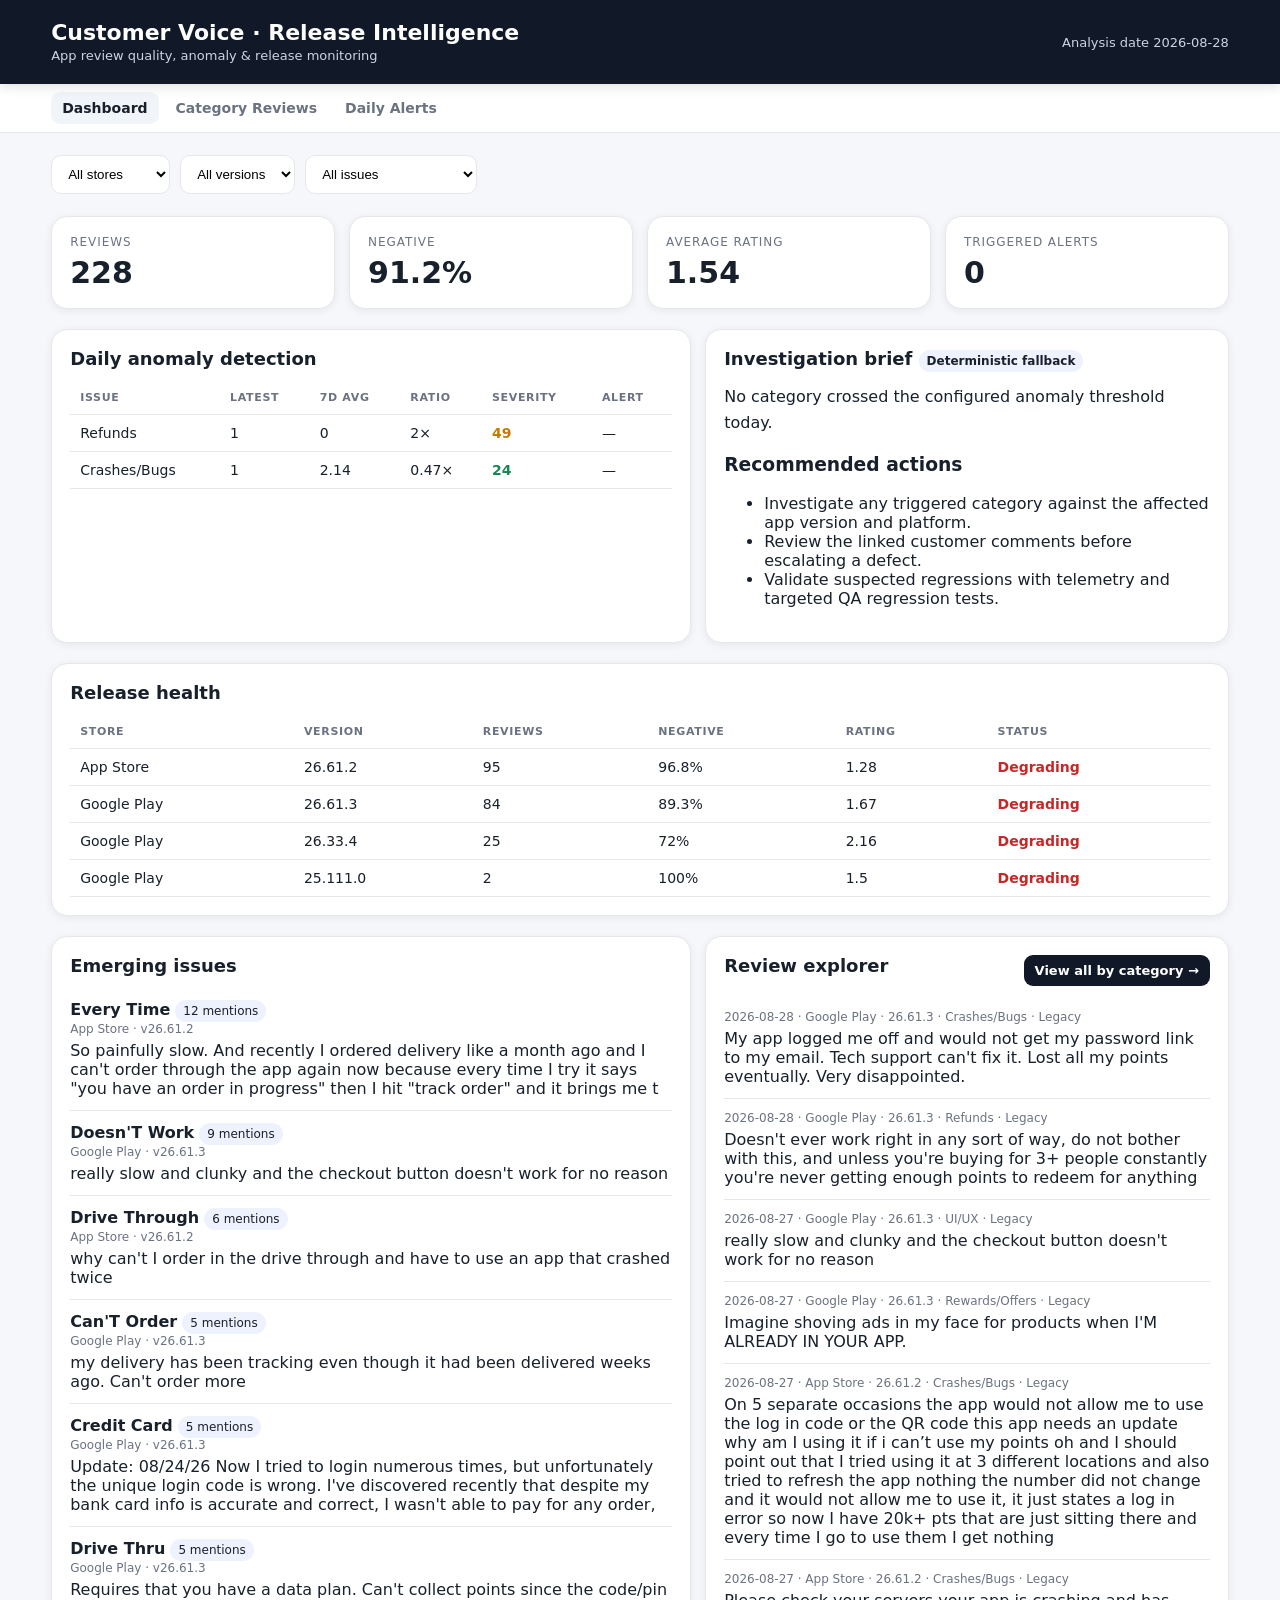
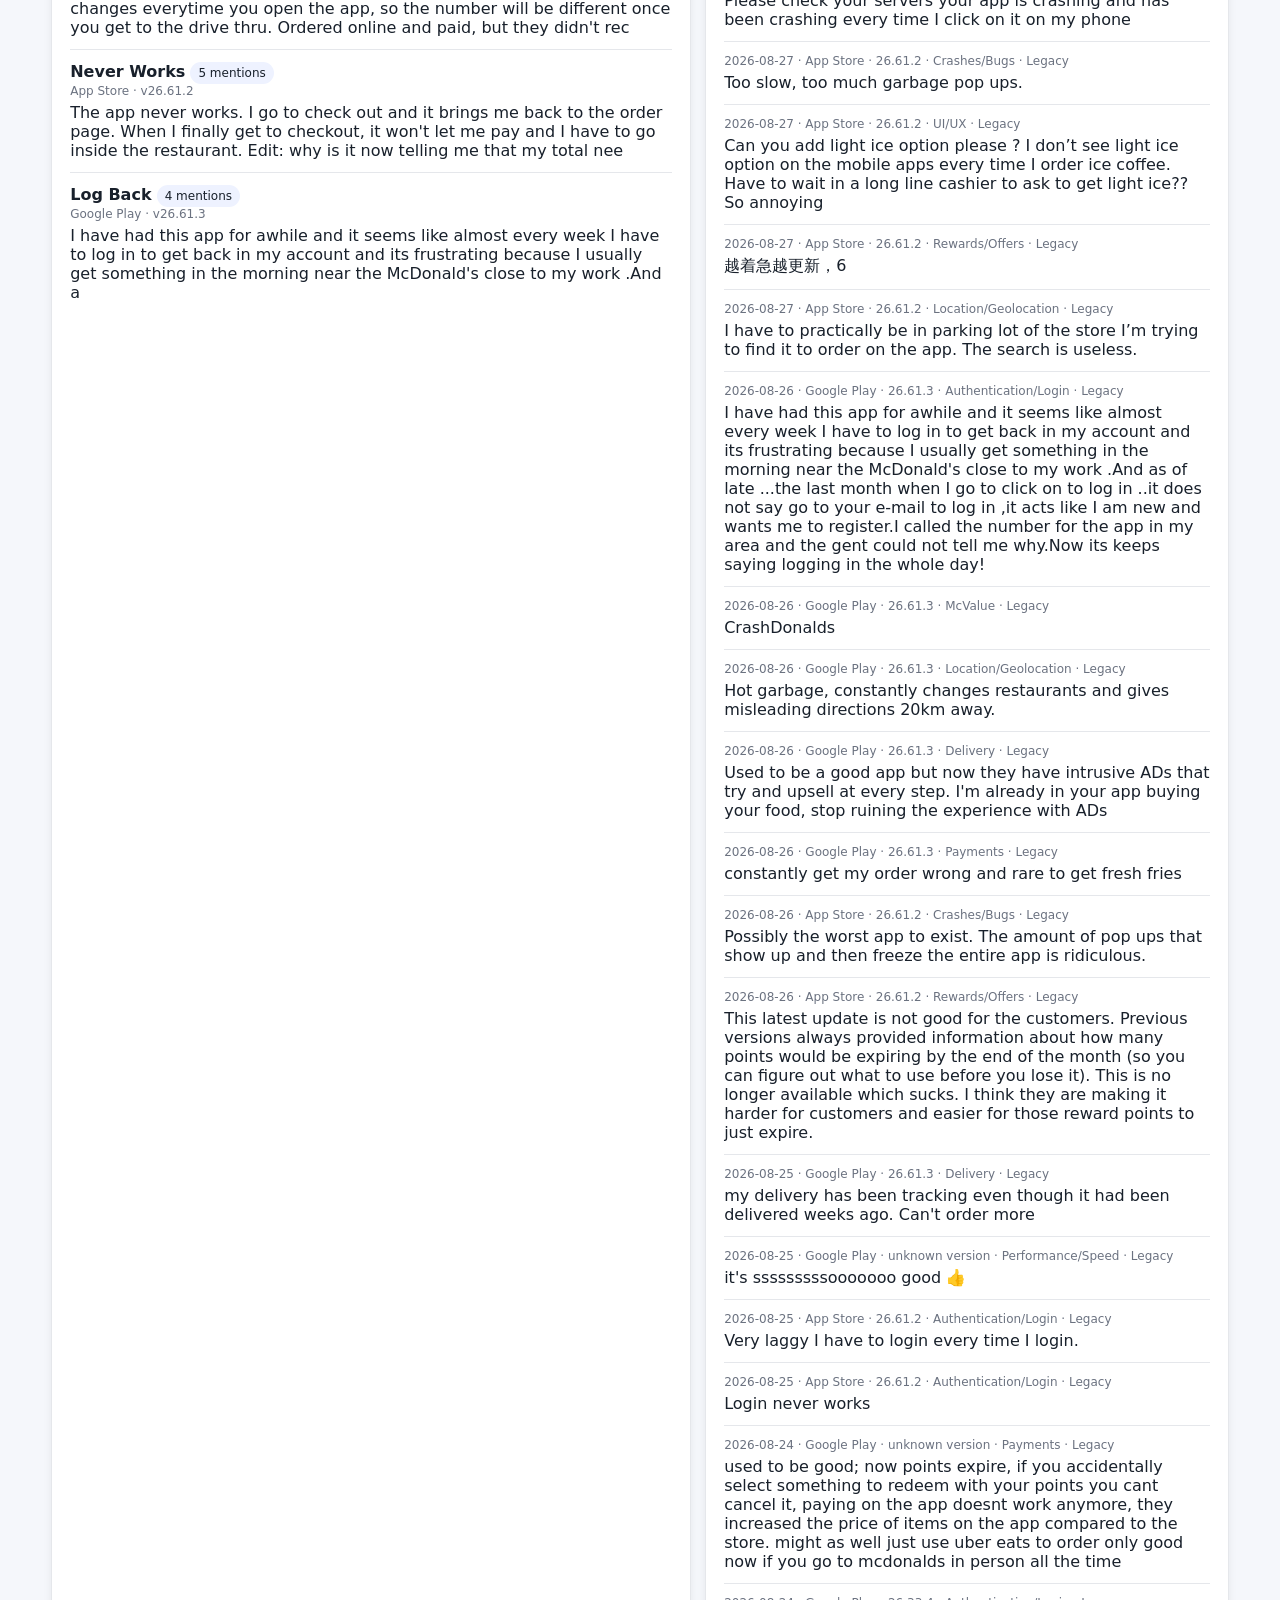
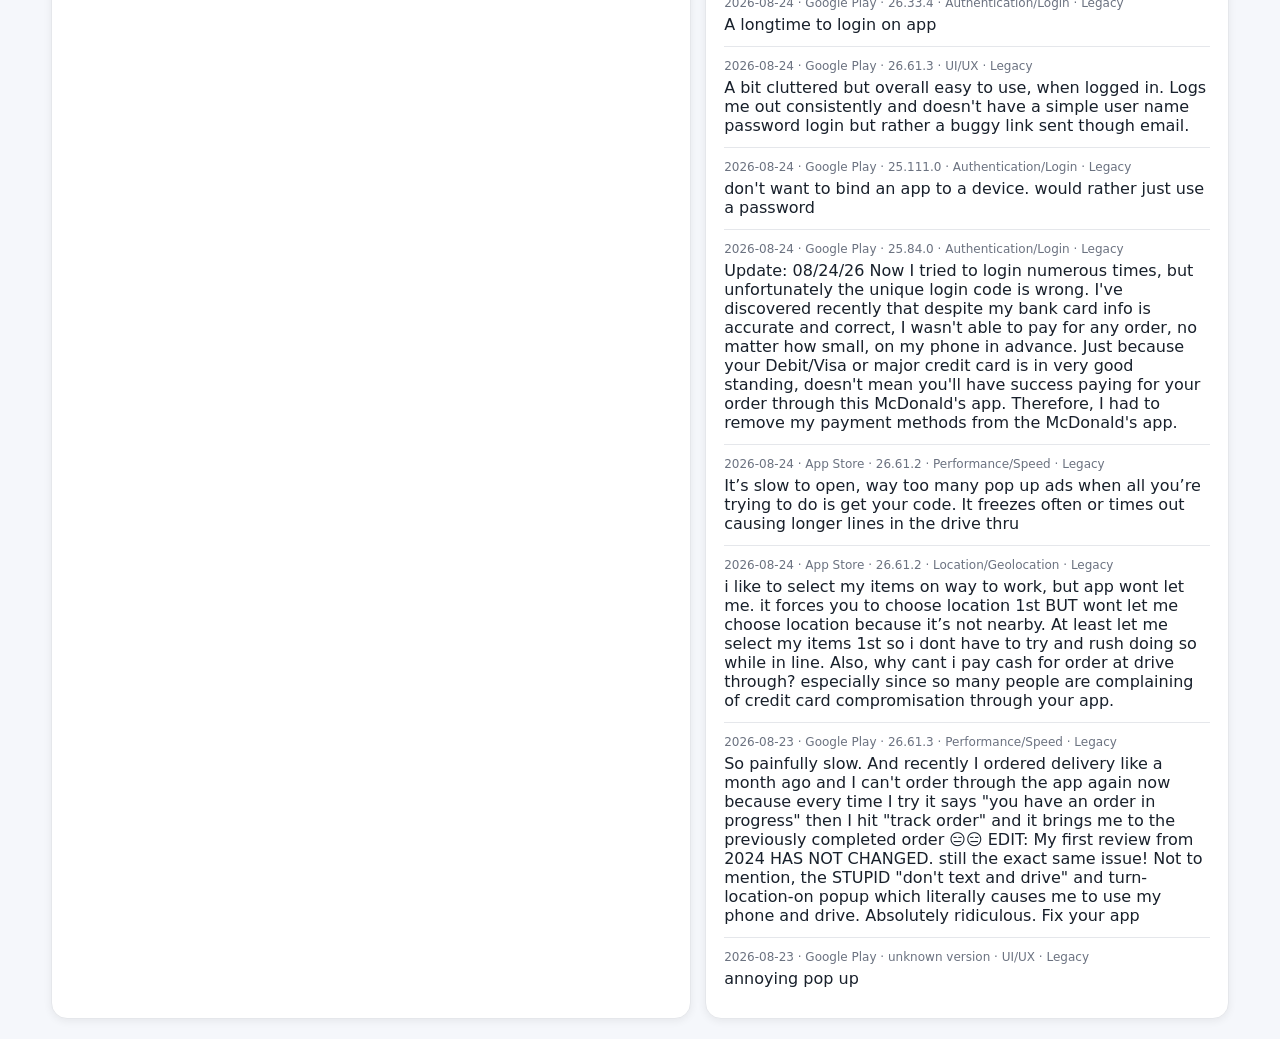
<file: index.html>
<!doctype html><html lang="en"><head><meta charset="utf-8"><meta name="viewport" content="width=device-width,initial-scale=1"><title>Customer Voice Release Intelligence</title><link rel="stylesheet" href="assets/css/app.css"></head><body><header><div class="wrap brand"><div><h1>Customer Voice · Release Intelligence</h1><span>App review quality, anomaly & release monitoring</span></div><span id="generated"></span></div></header><nav class="subnav"><div class="wrap"><a class="active" href="index.html">Dashboard</a><a href="category_reviews.html">Category Reviews</a><a href="alerts.html">Daily Alerts</a></div></nav><main class="wrap"><div class="filters"><select id="source"></select><select id="version"></select><select id="category"></select></div><section class="grid"><div class="card kpi"><div class="label">Reviews</div><div class="value" id="kReviews">—</div></div><div class="card kpi"><div class="label">Negative</div><div class="value" id="kNegative">—</div></div><div class="card kpi"><div class="label">Average rating</div><div class="value" id="kRating">—</div></div><div class="card kpi"><div class="label">Triggered alerts</div><div class="value" id="kAlerts">—</div></div></section><section class="section cols"><div class="card"><h2>Daily anomaly detection</h2><div class="table-wrap"><table class="table"><thead><tr><th>Issue</th><th>Latest</th><th>7d avg</th><th>Ratio</th><th>Severity</th><th>Alert</th></tr></thead><tbody id="anomalies"></tbody></table></div></div><div class="card"><h2>Investigation brief <span class="pill" id="briefMode"></span></h2><div class="brief" id="brief"></div><h3>Recommended actions</h3><ul id="actions"></ul></div></section><section class="section card"><h2>Release health</h2><div class="table-wrap"><table class="table"><thead><tr><th>Store</th><th>Version</th><th>Reviews</th><th>Negative</th><th>Rating</th><th>Status</th></tr></thead><tbody id="releases"></tbody></table></div></section><section class="section cols"><div class="card"><h2>Emerging issues</h2><div id="emerging"></div></div><div class="card"><div class="section-head"><h2>Review explorer</h2><a class="button-link" href="category_reviews.html">View all by category →</a></div><div id="reviews"></div></div></section></main><script src="assets/js/app.js"></script></body></html>
</file>
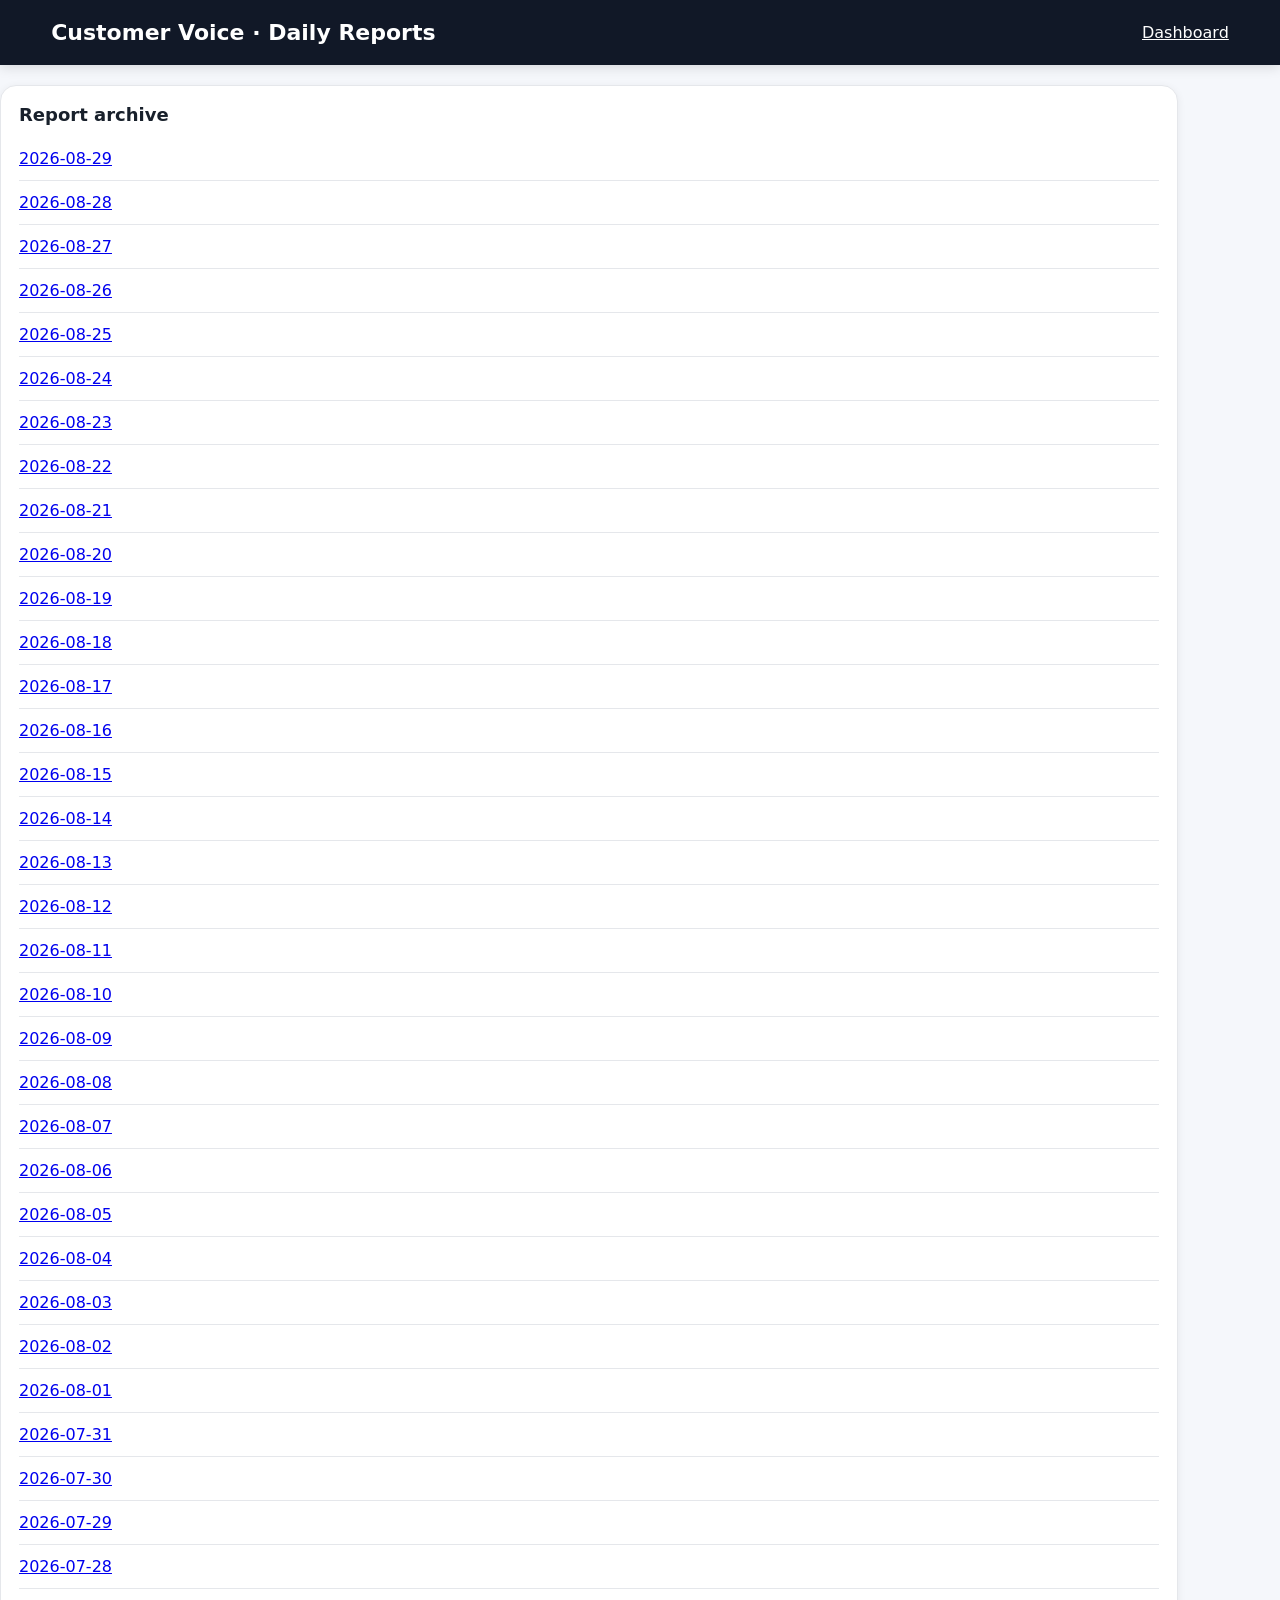
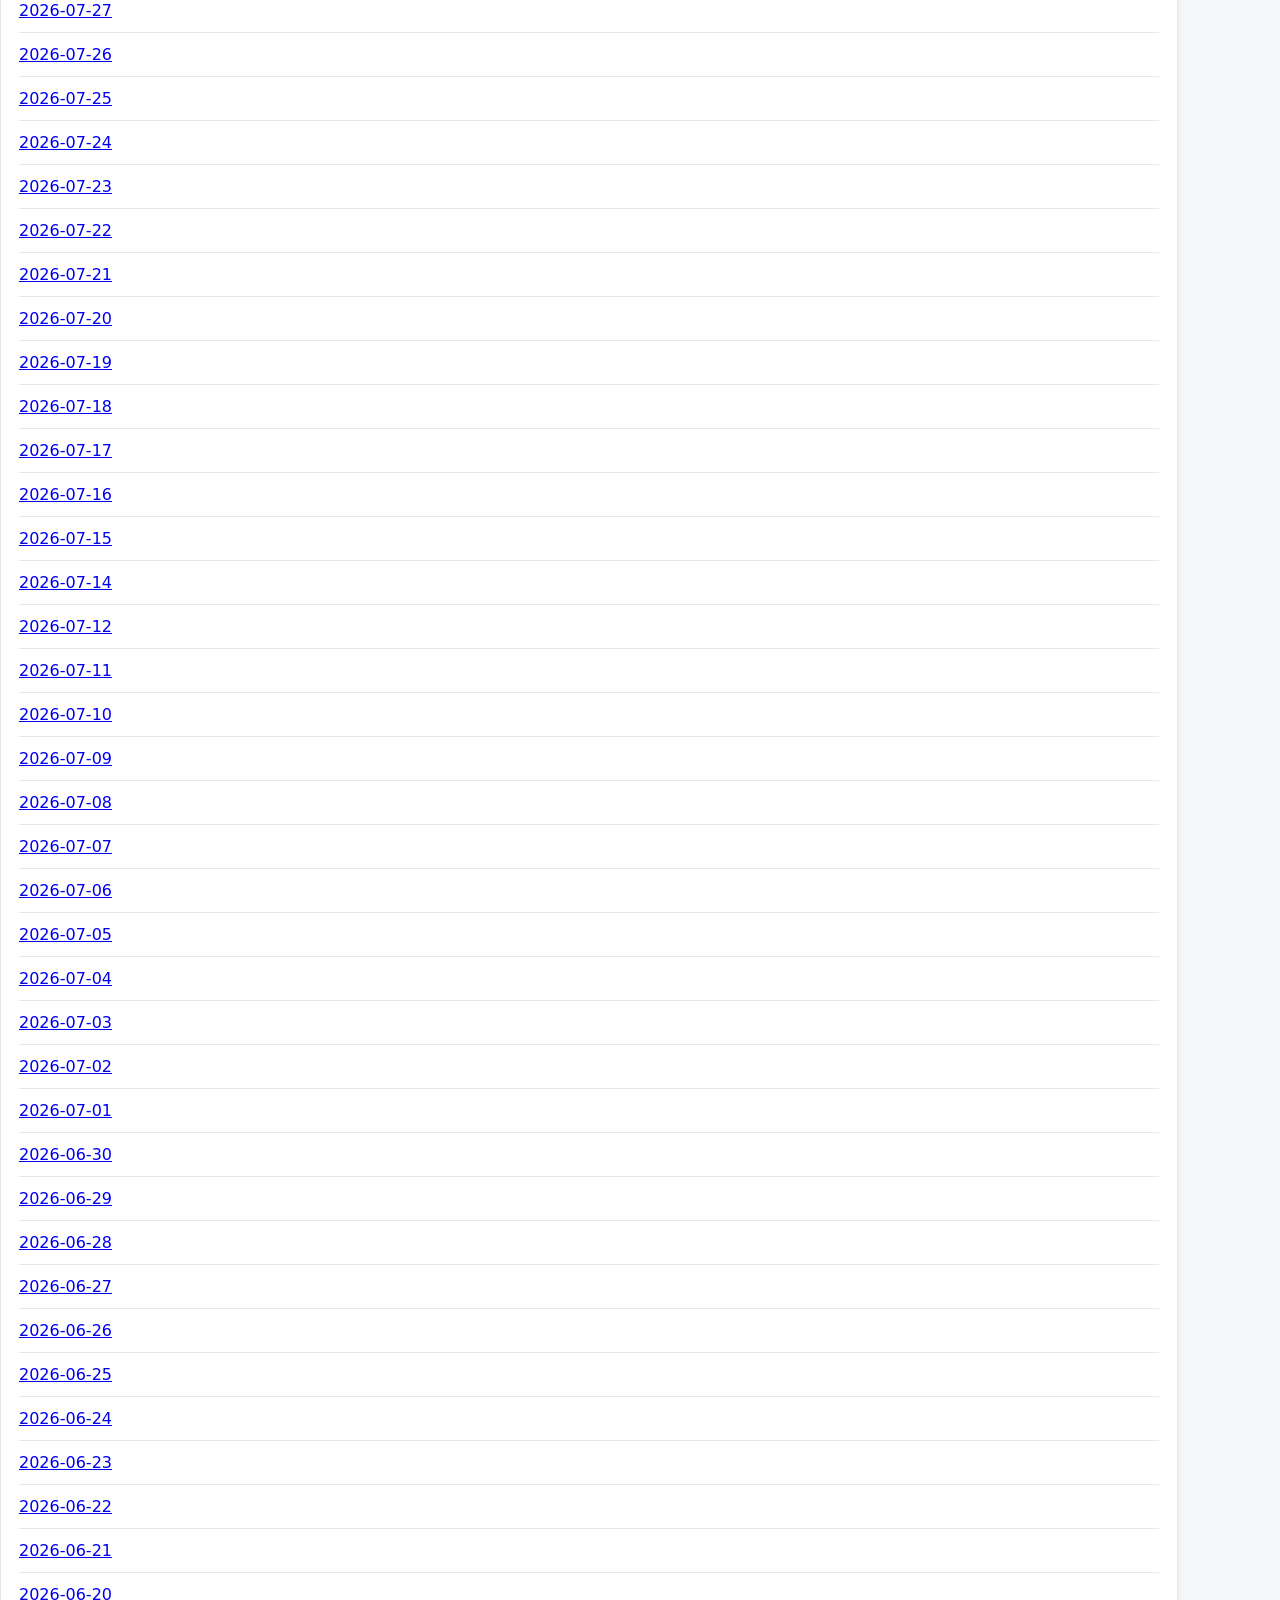
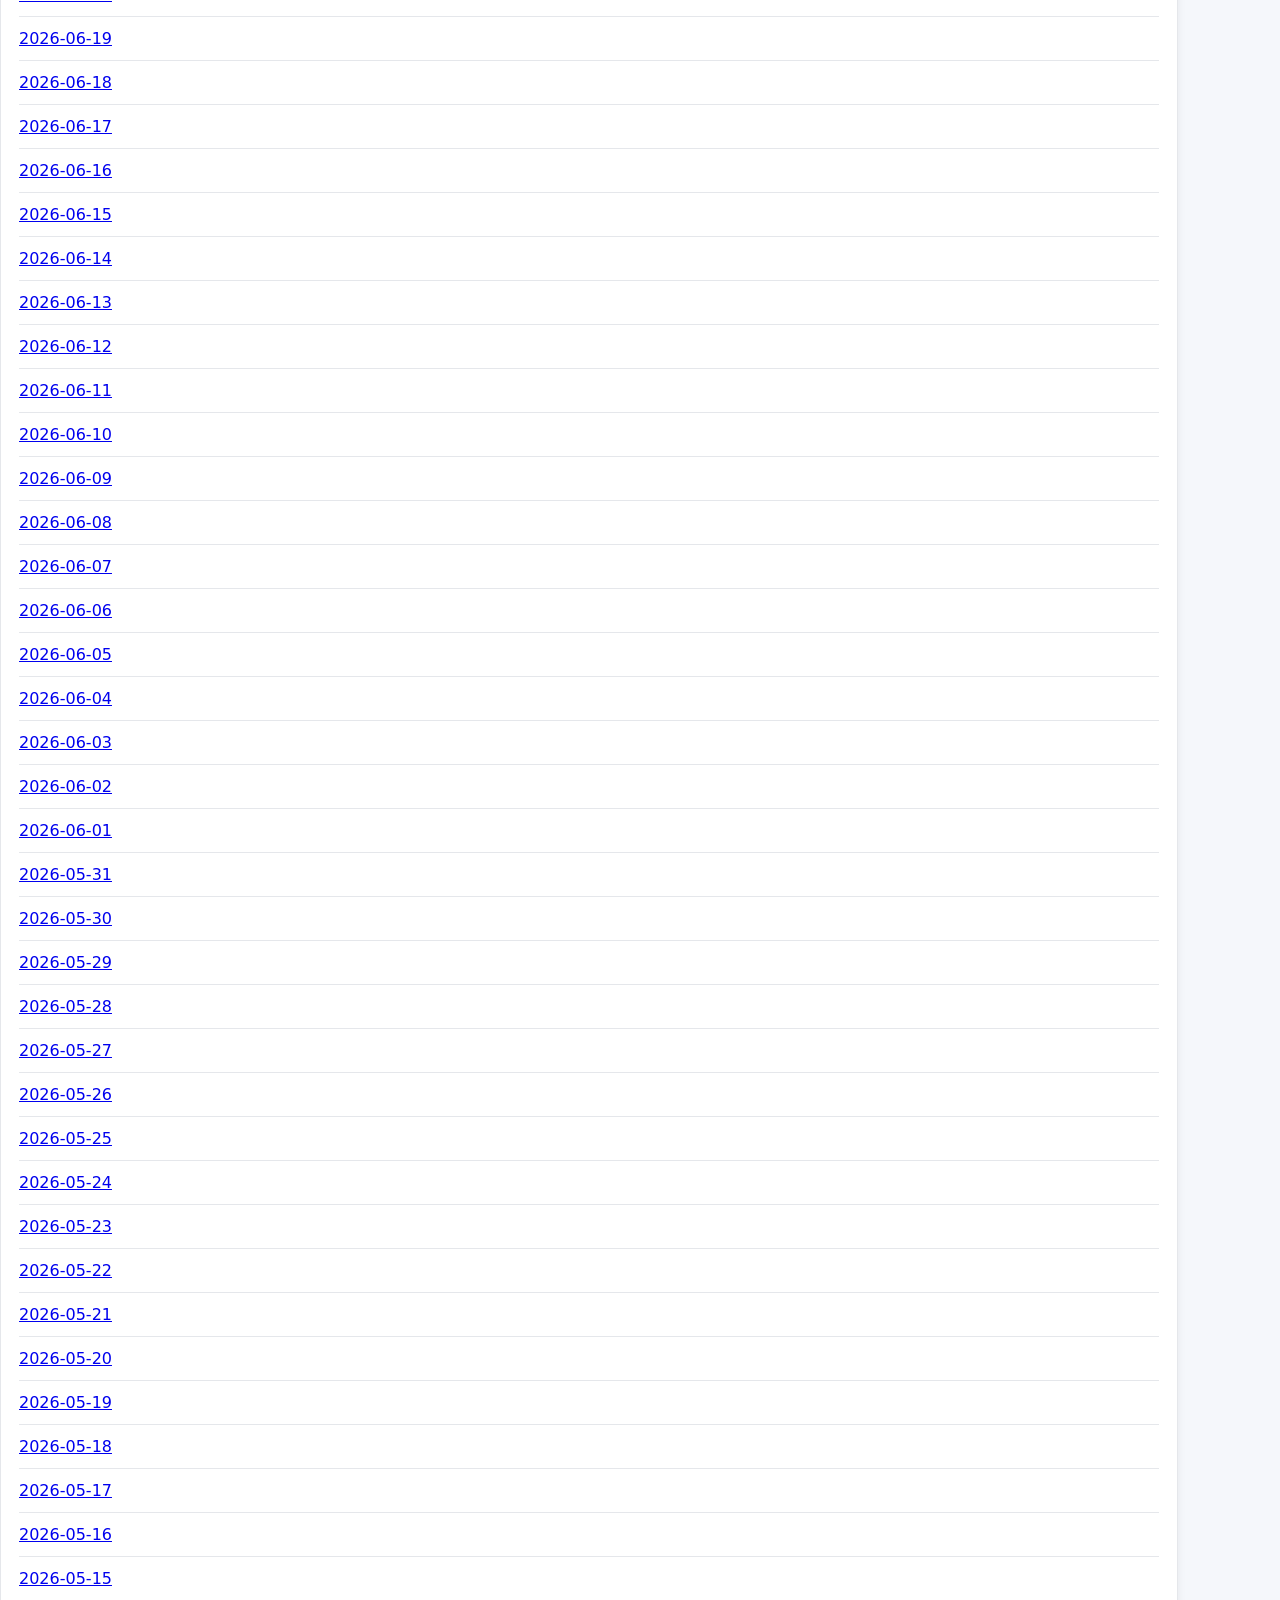
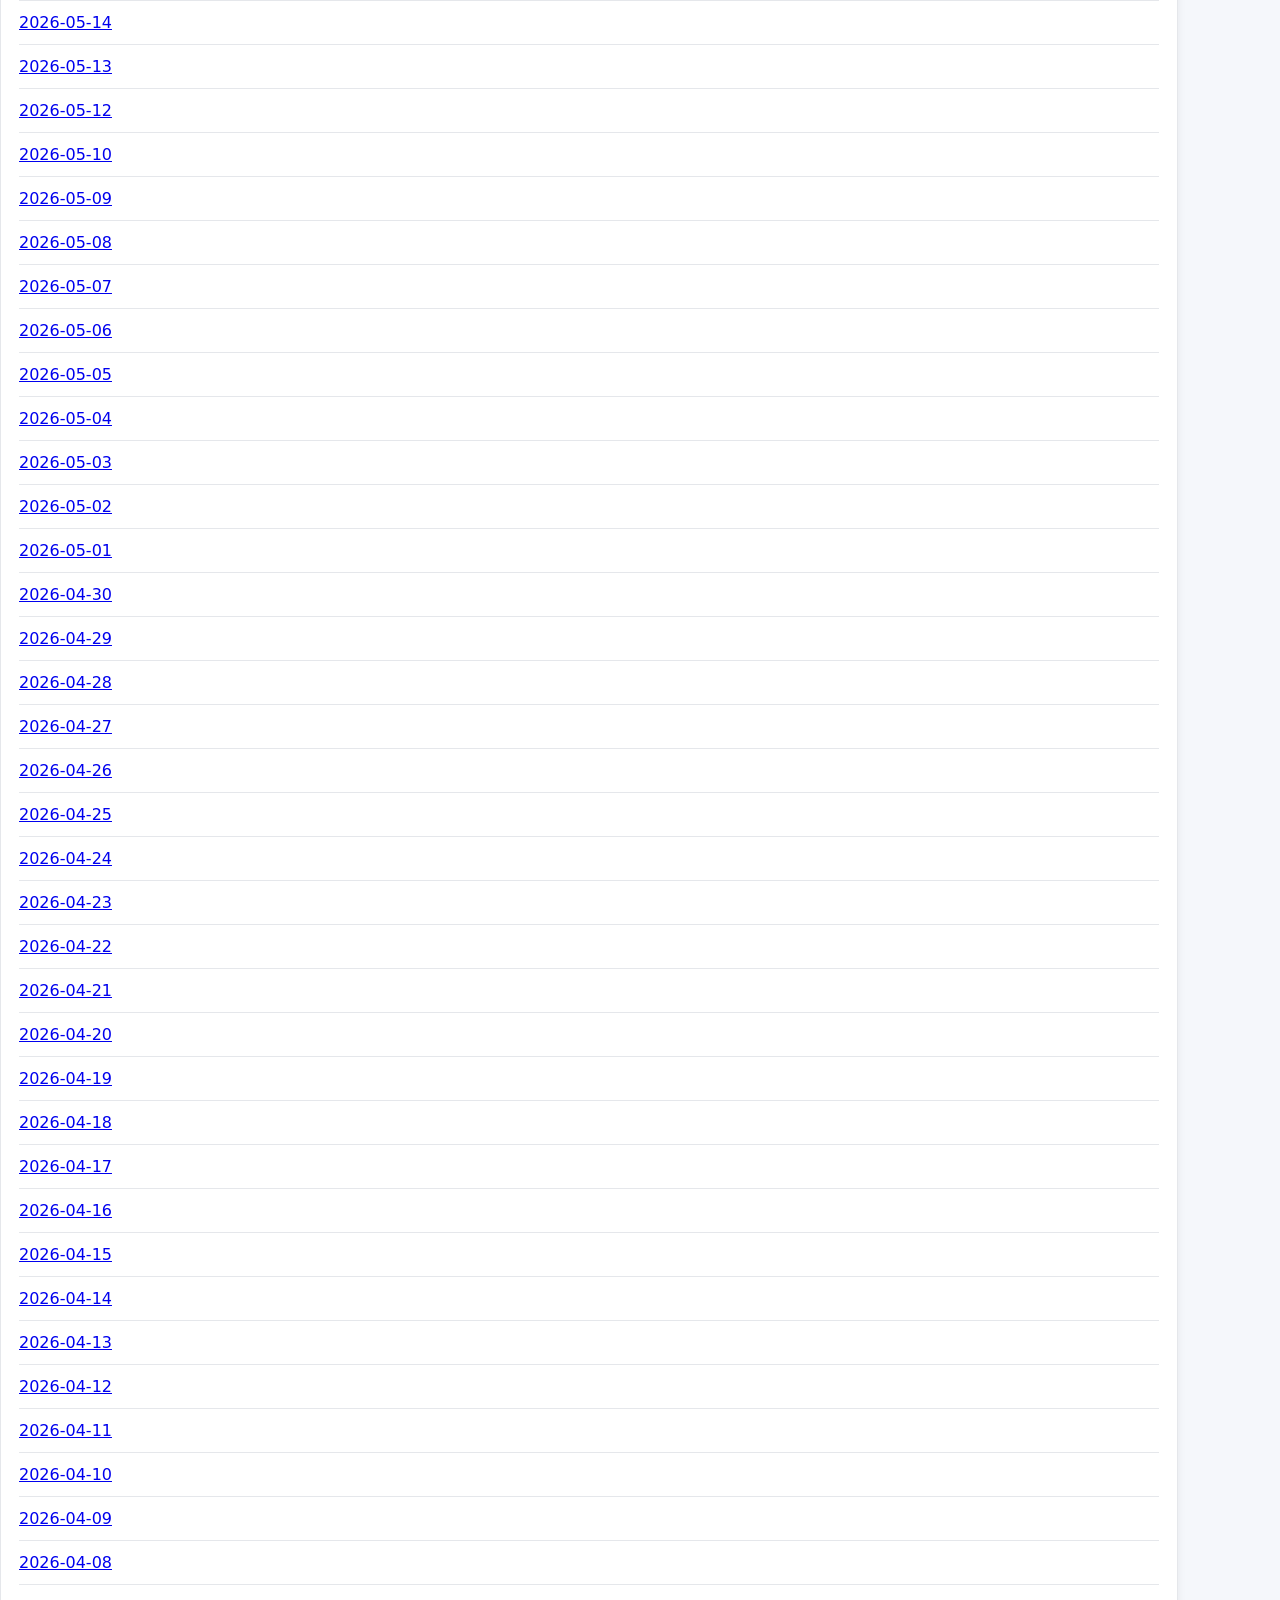
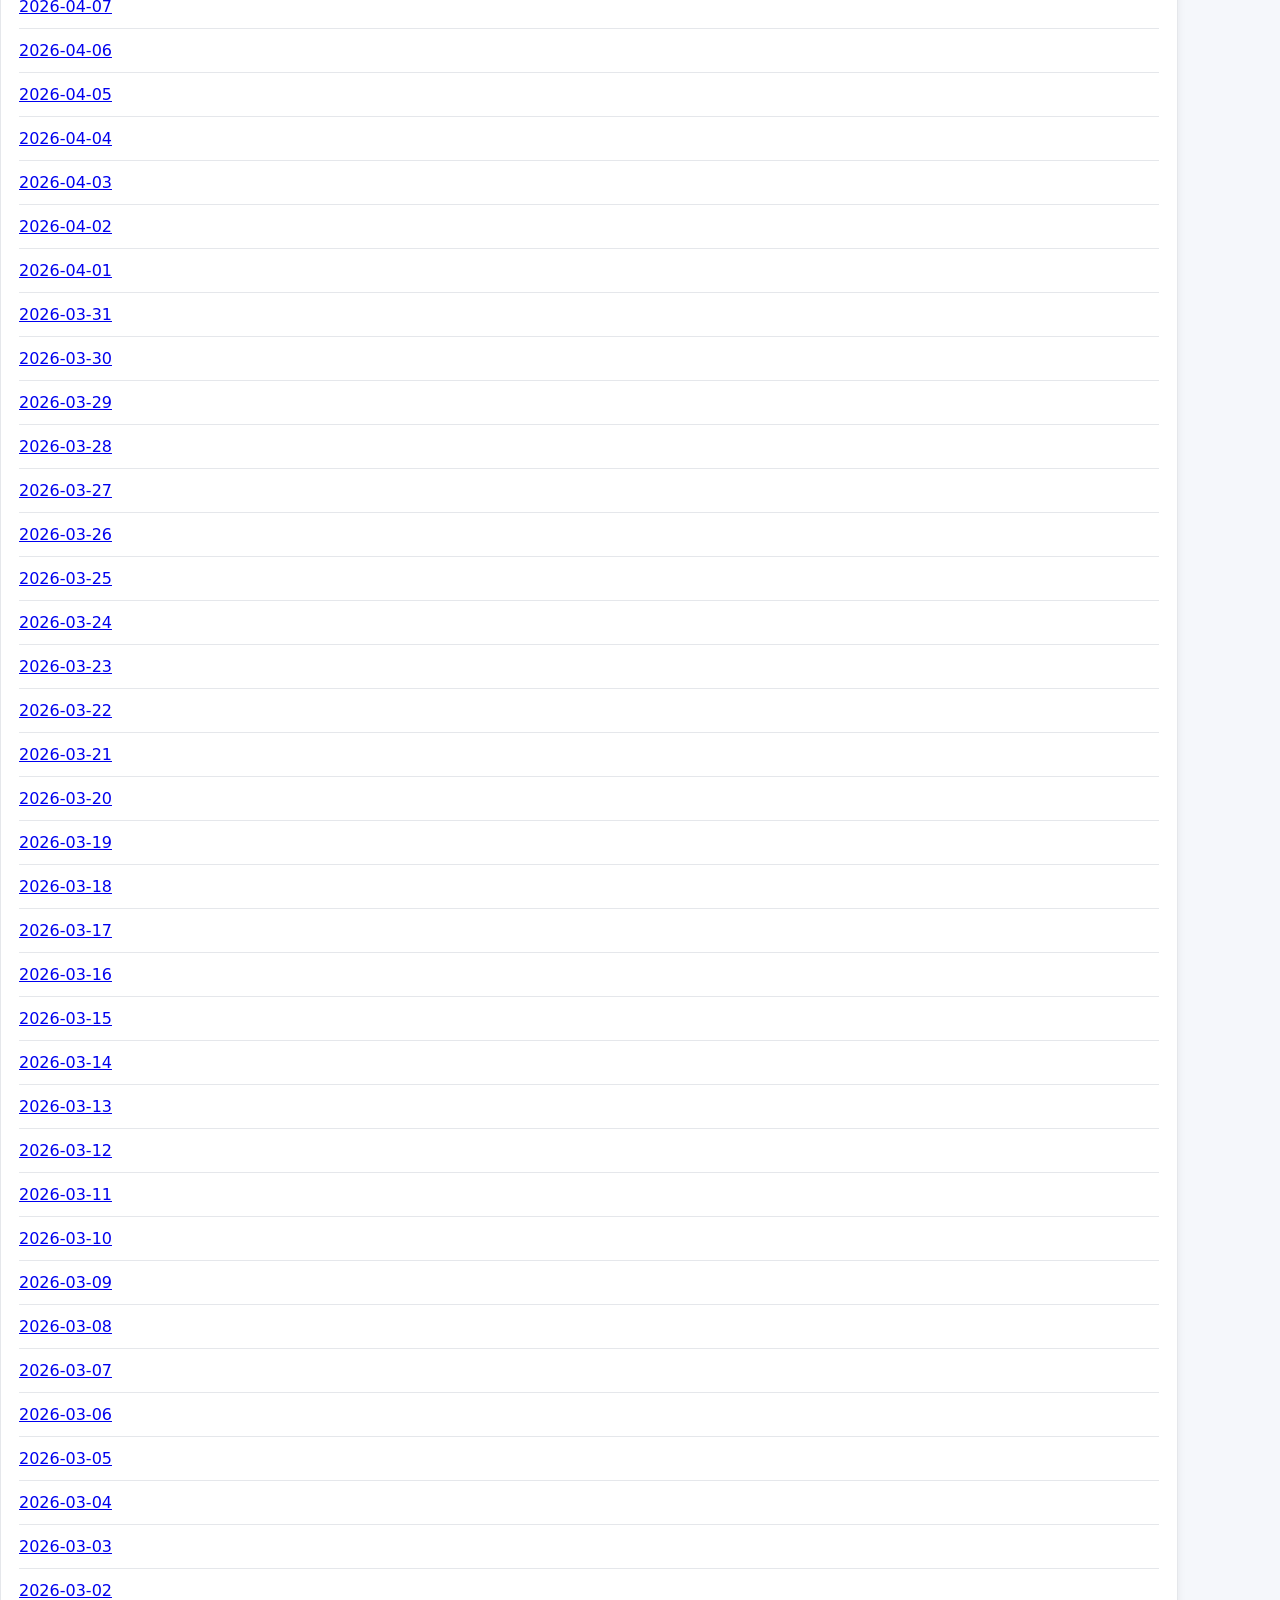
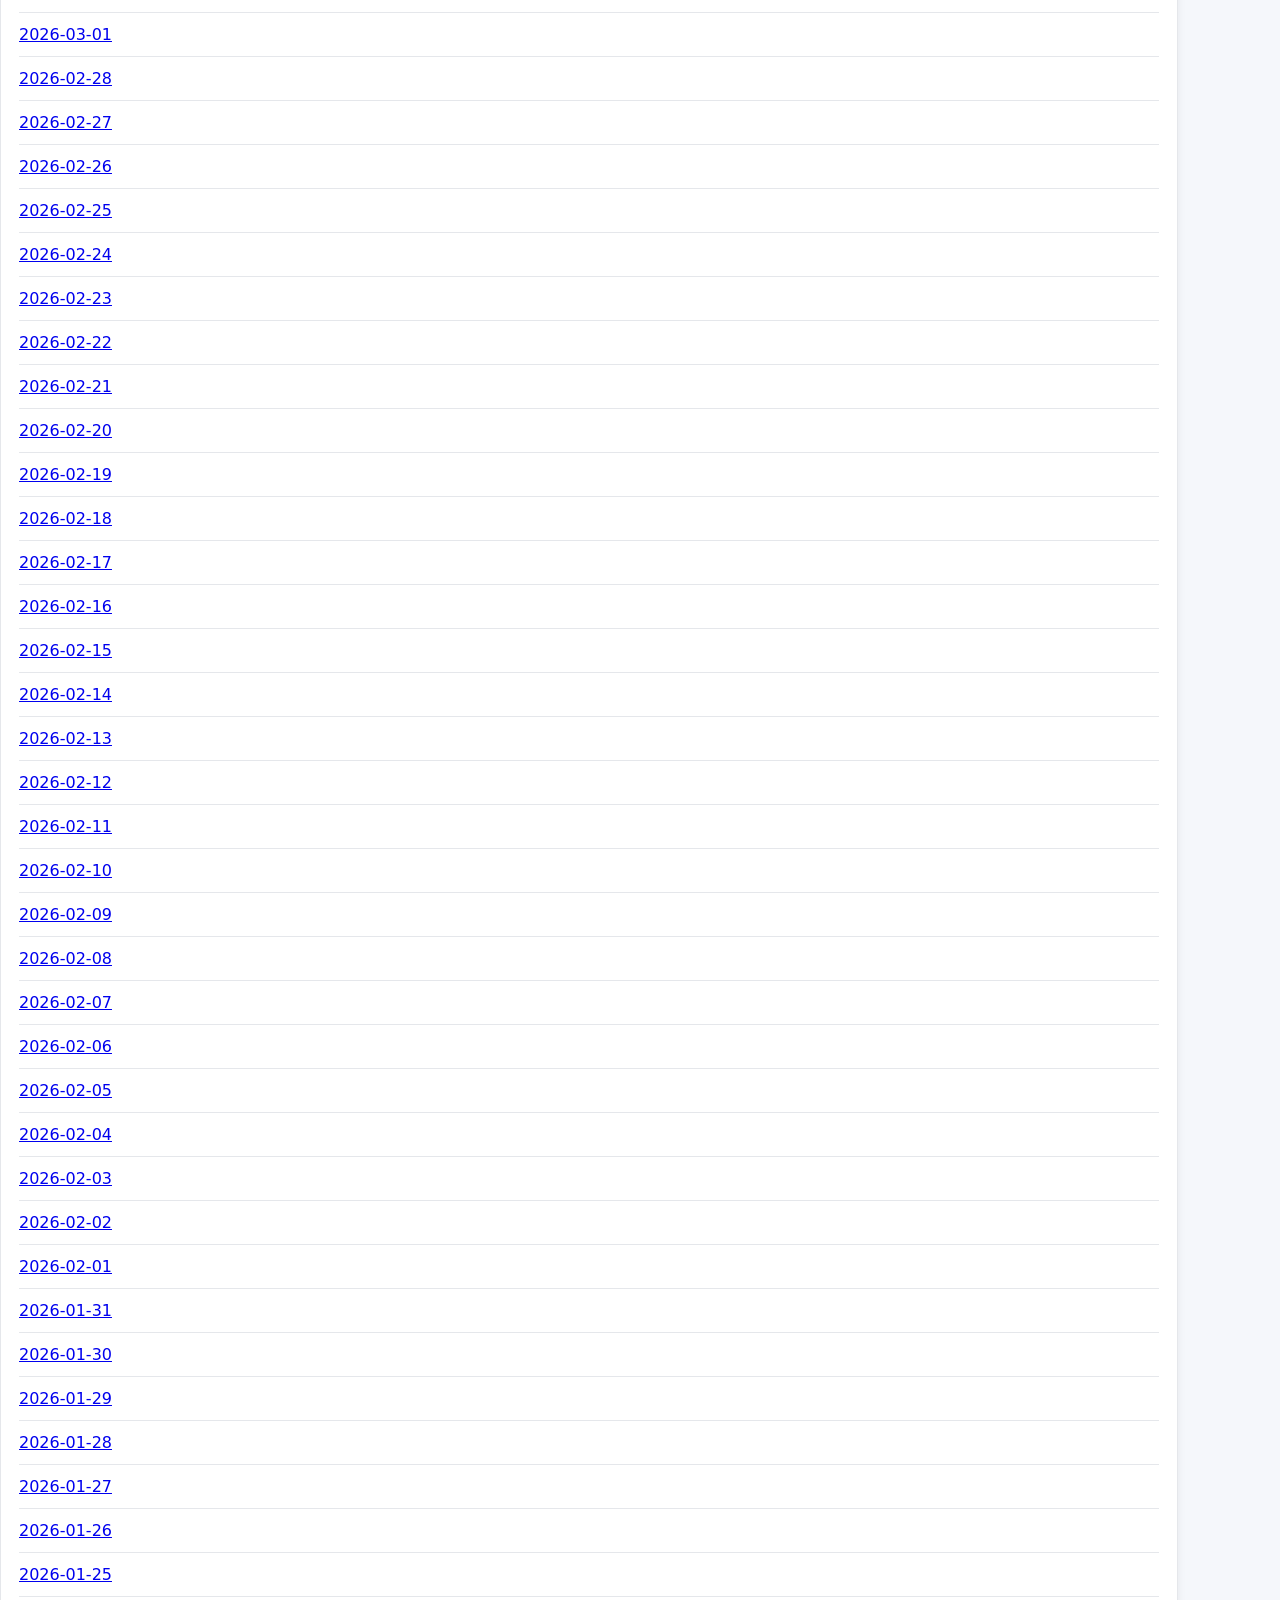
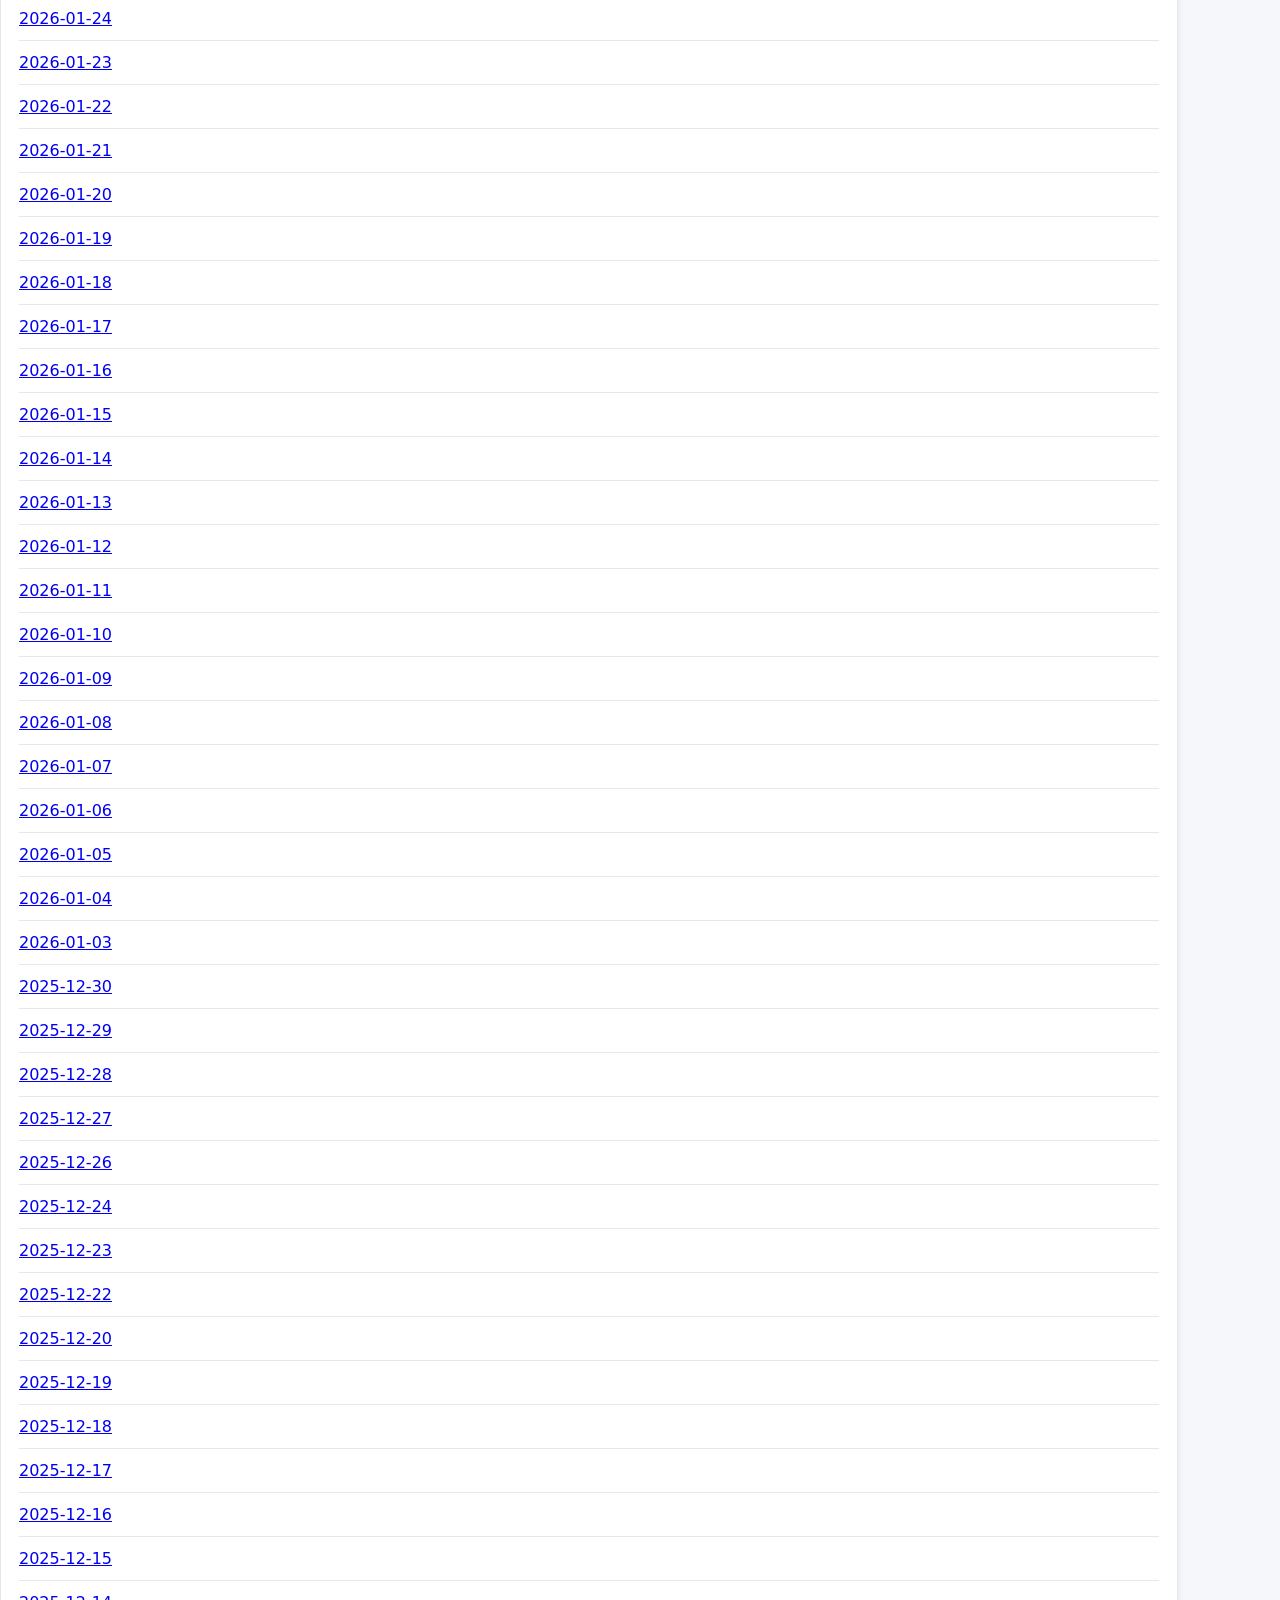
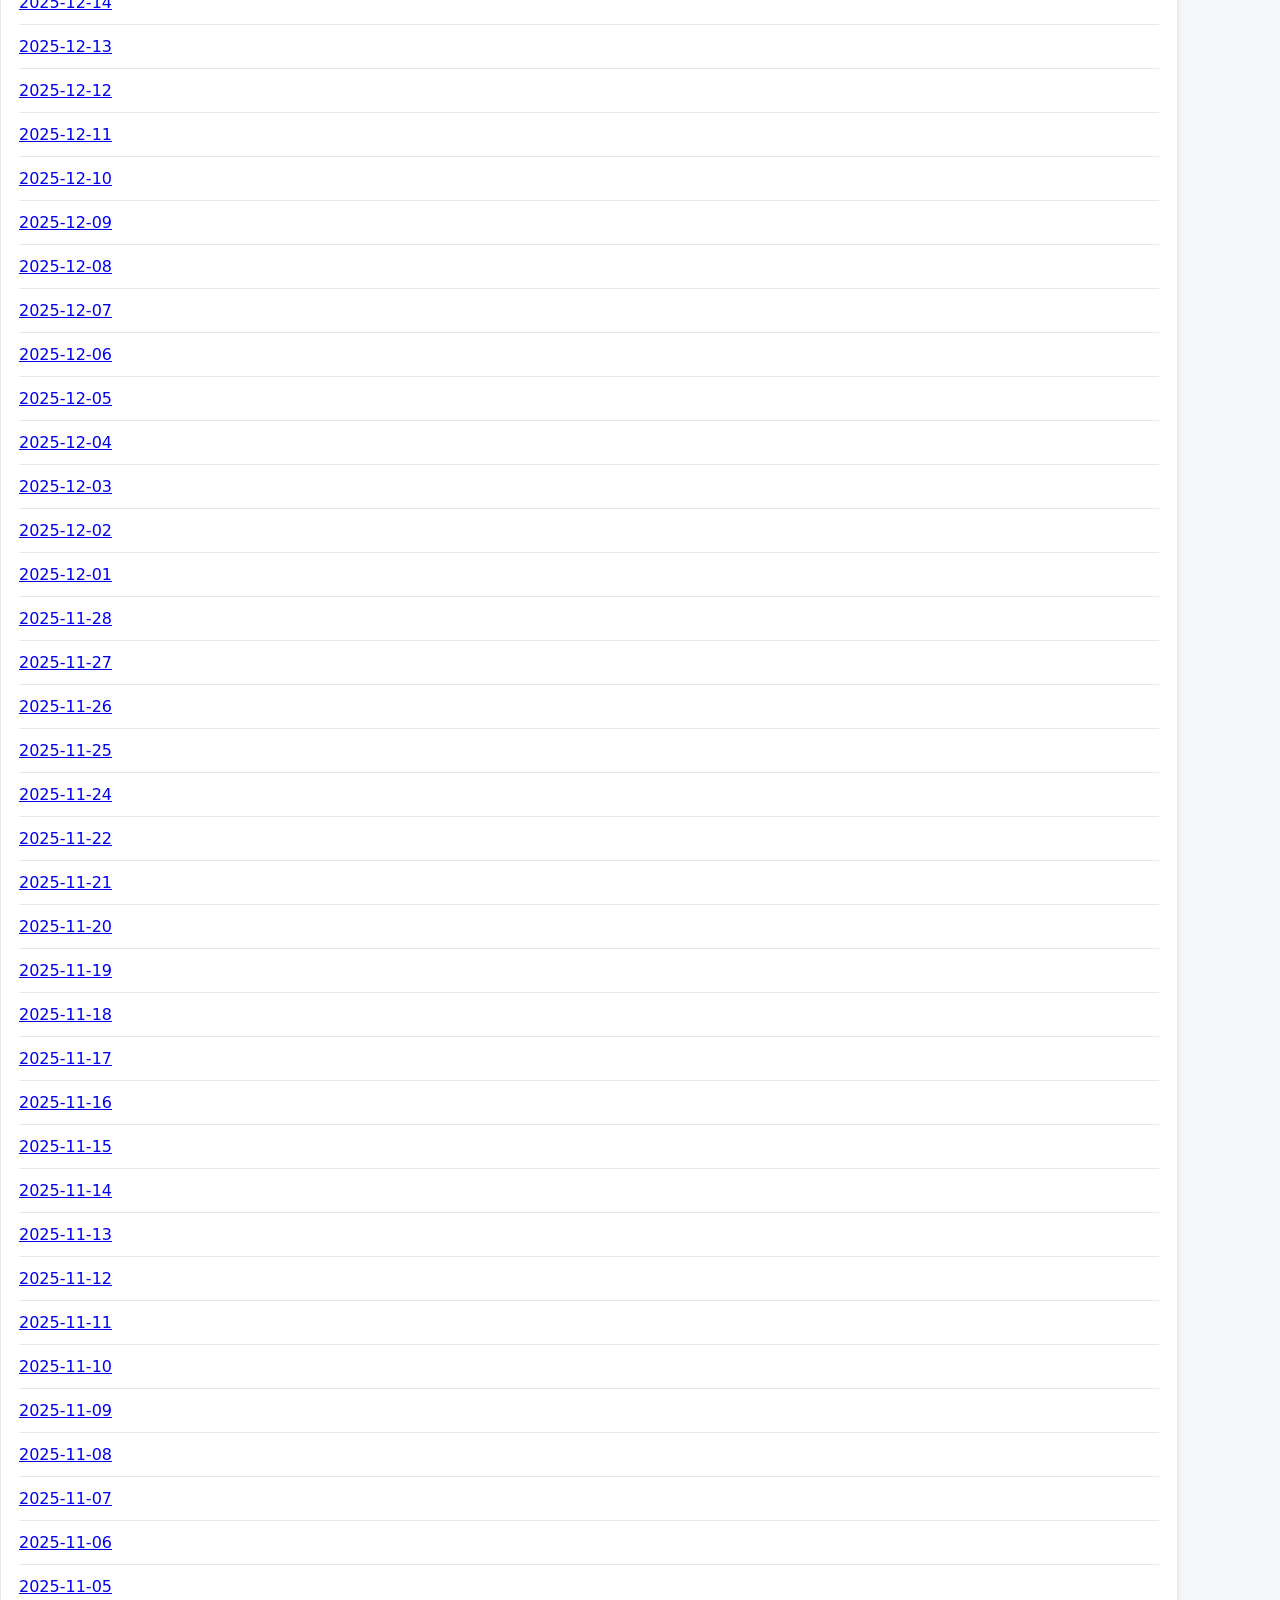
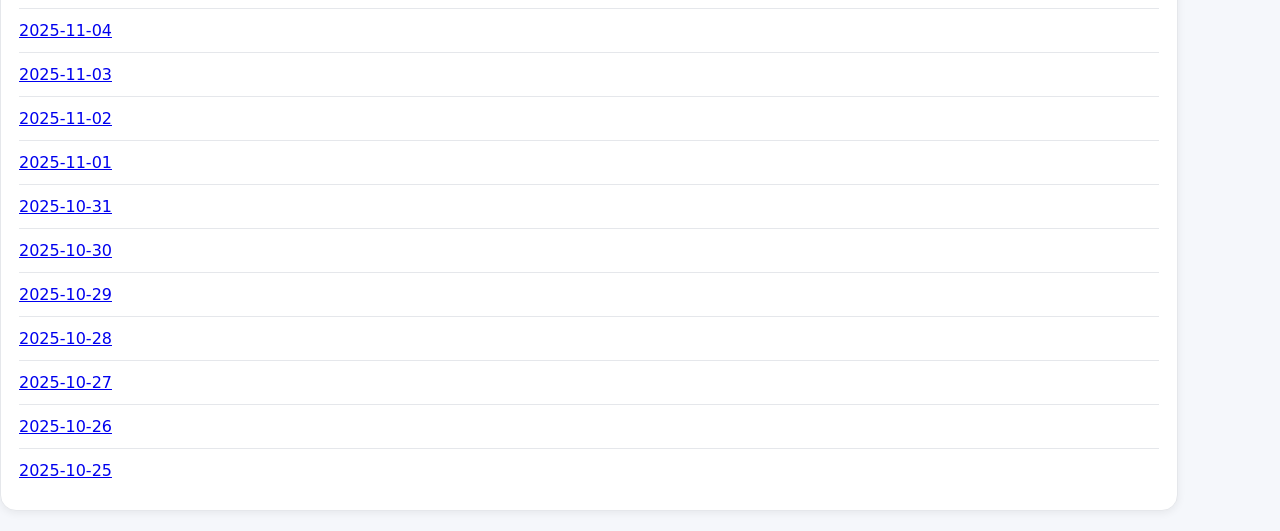
<file: alerts.html>
<!doctype html><html><head><meta charset="utf-8"><meta name="viewport" content="width=device-width,initial-scale=1"><title>Customer Voice Reports</title><link rel="stylesheet" href="assets/css/app.css"></head><body><header><div class="wrap brand"><h1>Customer Voice · Daily Reports</h1><a href="index.html" style="color:white">Dashboard</a></div></header><main class="wrap section"><div class="card"><h2>Report archive</h2><div id="list">Loading…</div></div></main><script>fetch('reports/index.json?v='+Date.now()).then(r=>r.json()).then(x=>{document.getElementById('list').innerHTML=x.length?x.map(f=>`<div class="review"><a href="reports/${encodeURIComponent(f)}">${f.replace('.html','')}</a></div>`).join(''):'No reports yet.'}).catch(()=>document.getElementById('list').textContent='No report index yet.');</script></body></html>
</file>
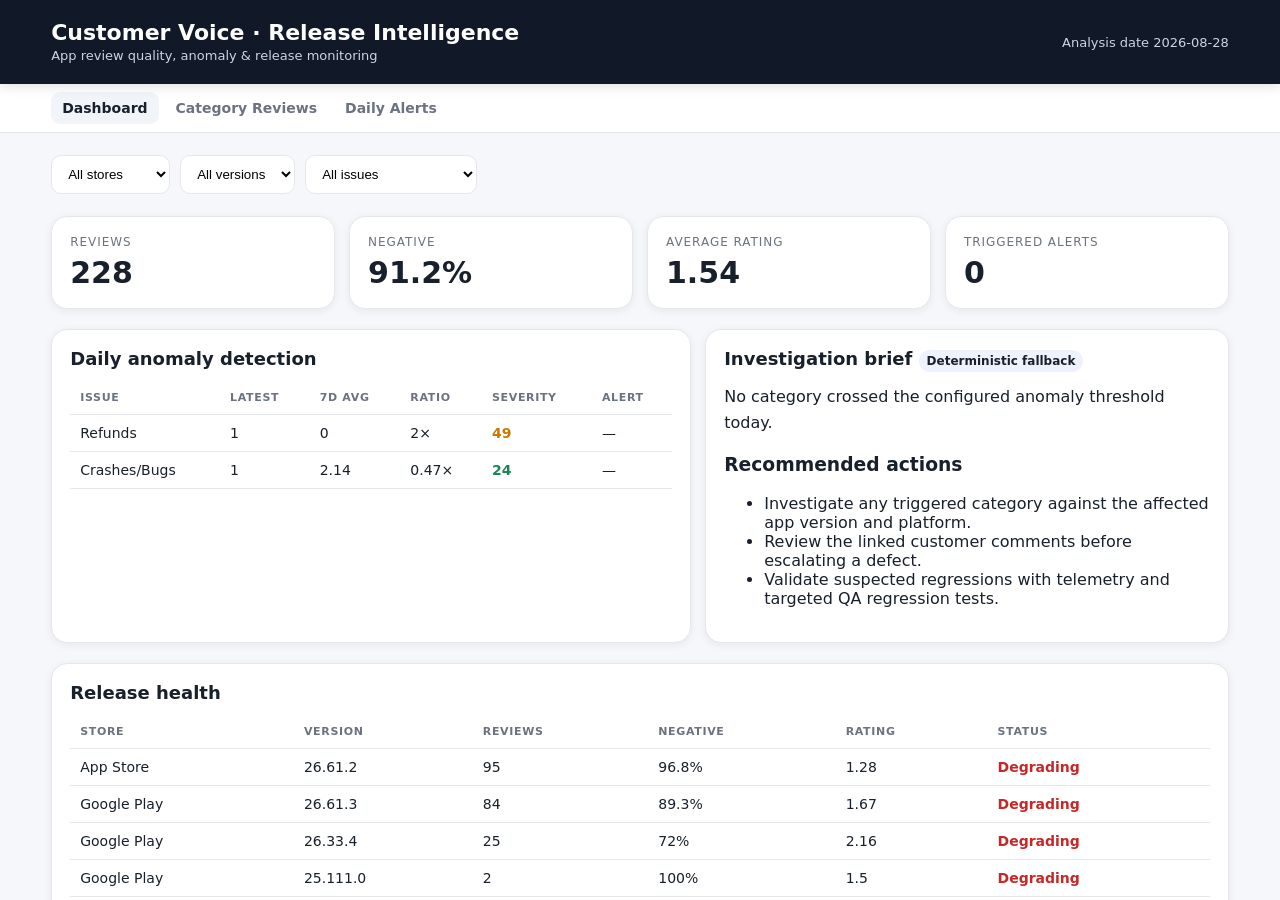
<file: avg_rating.html>
<!doctype html><meta charset="utf-8"><meta http-equiv="refresh" content="0; url=index.html"><title>Moved</title><p>This dashboard moved to <a href="index.html">Customer Voice Release Intelligence</a>.</p>
</file>
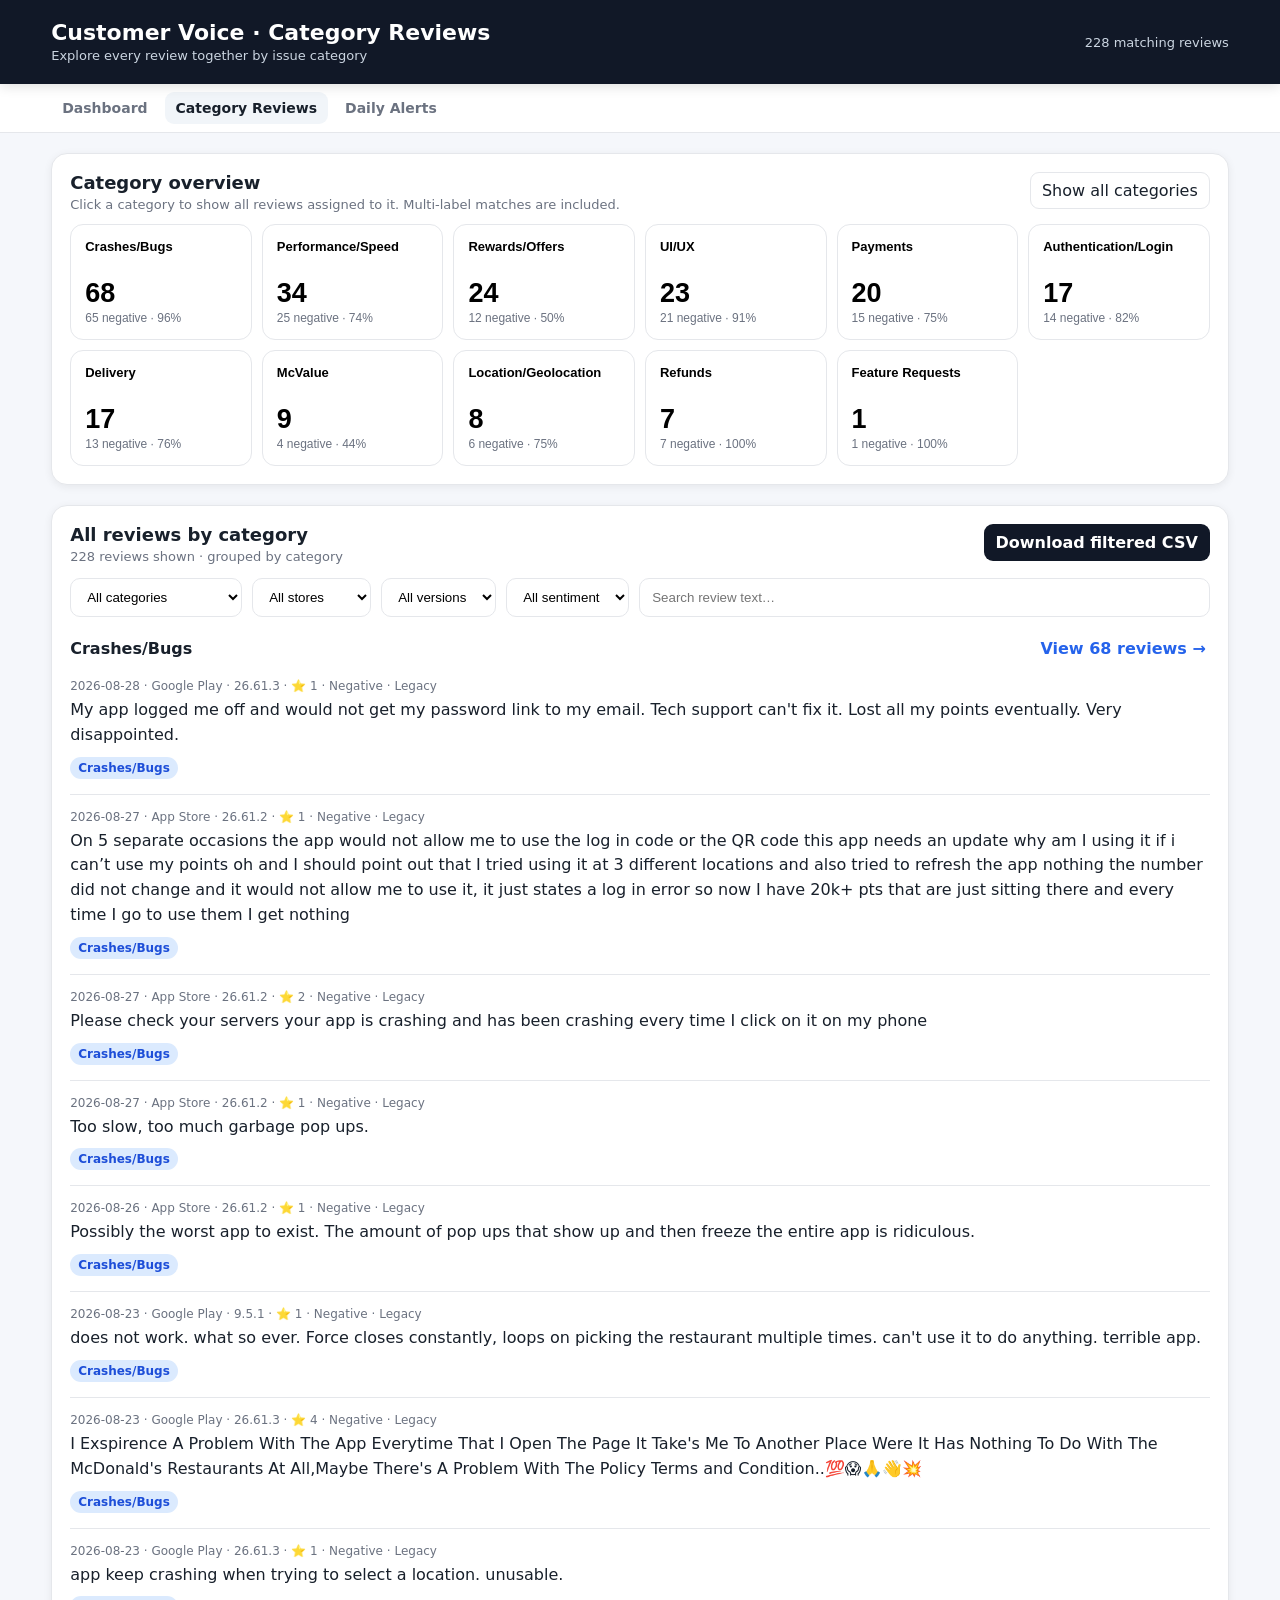
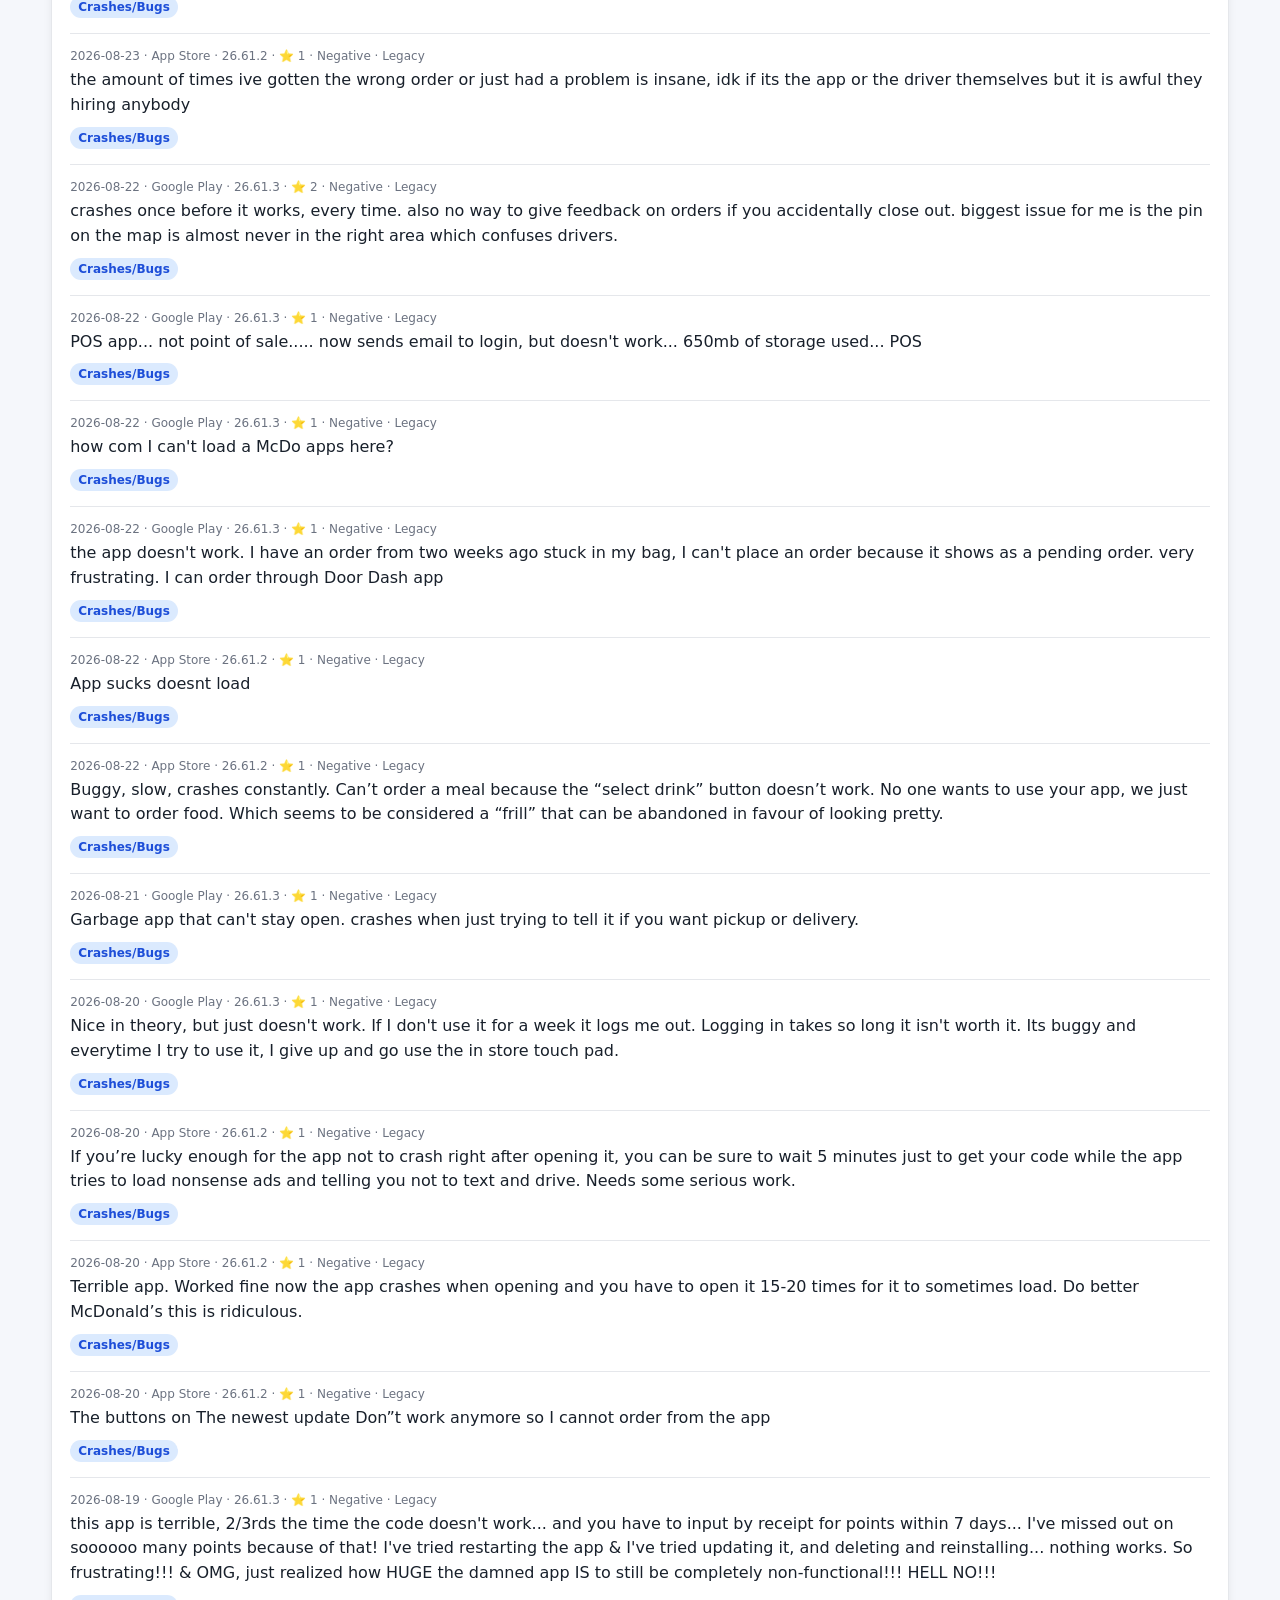
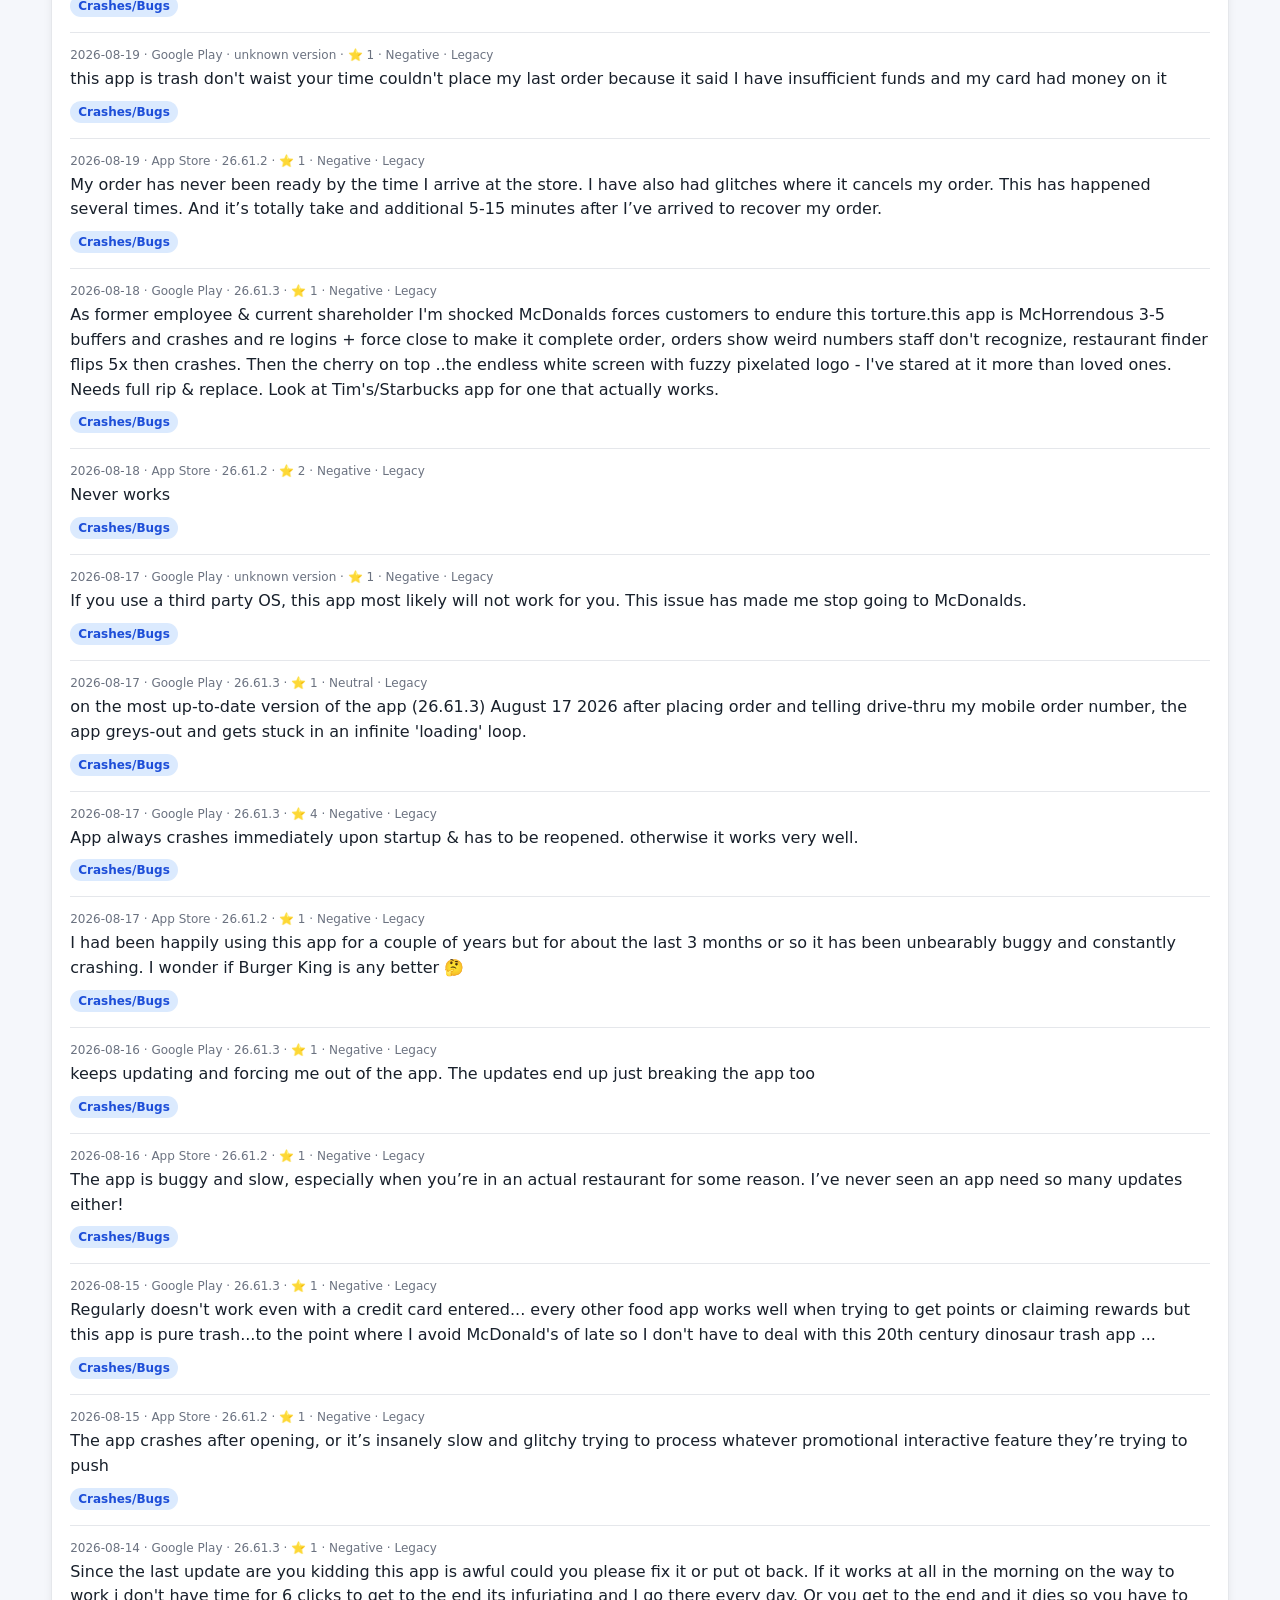
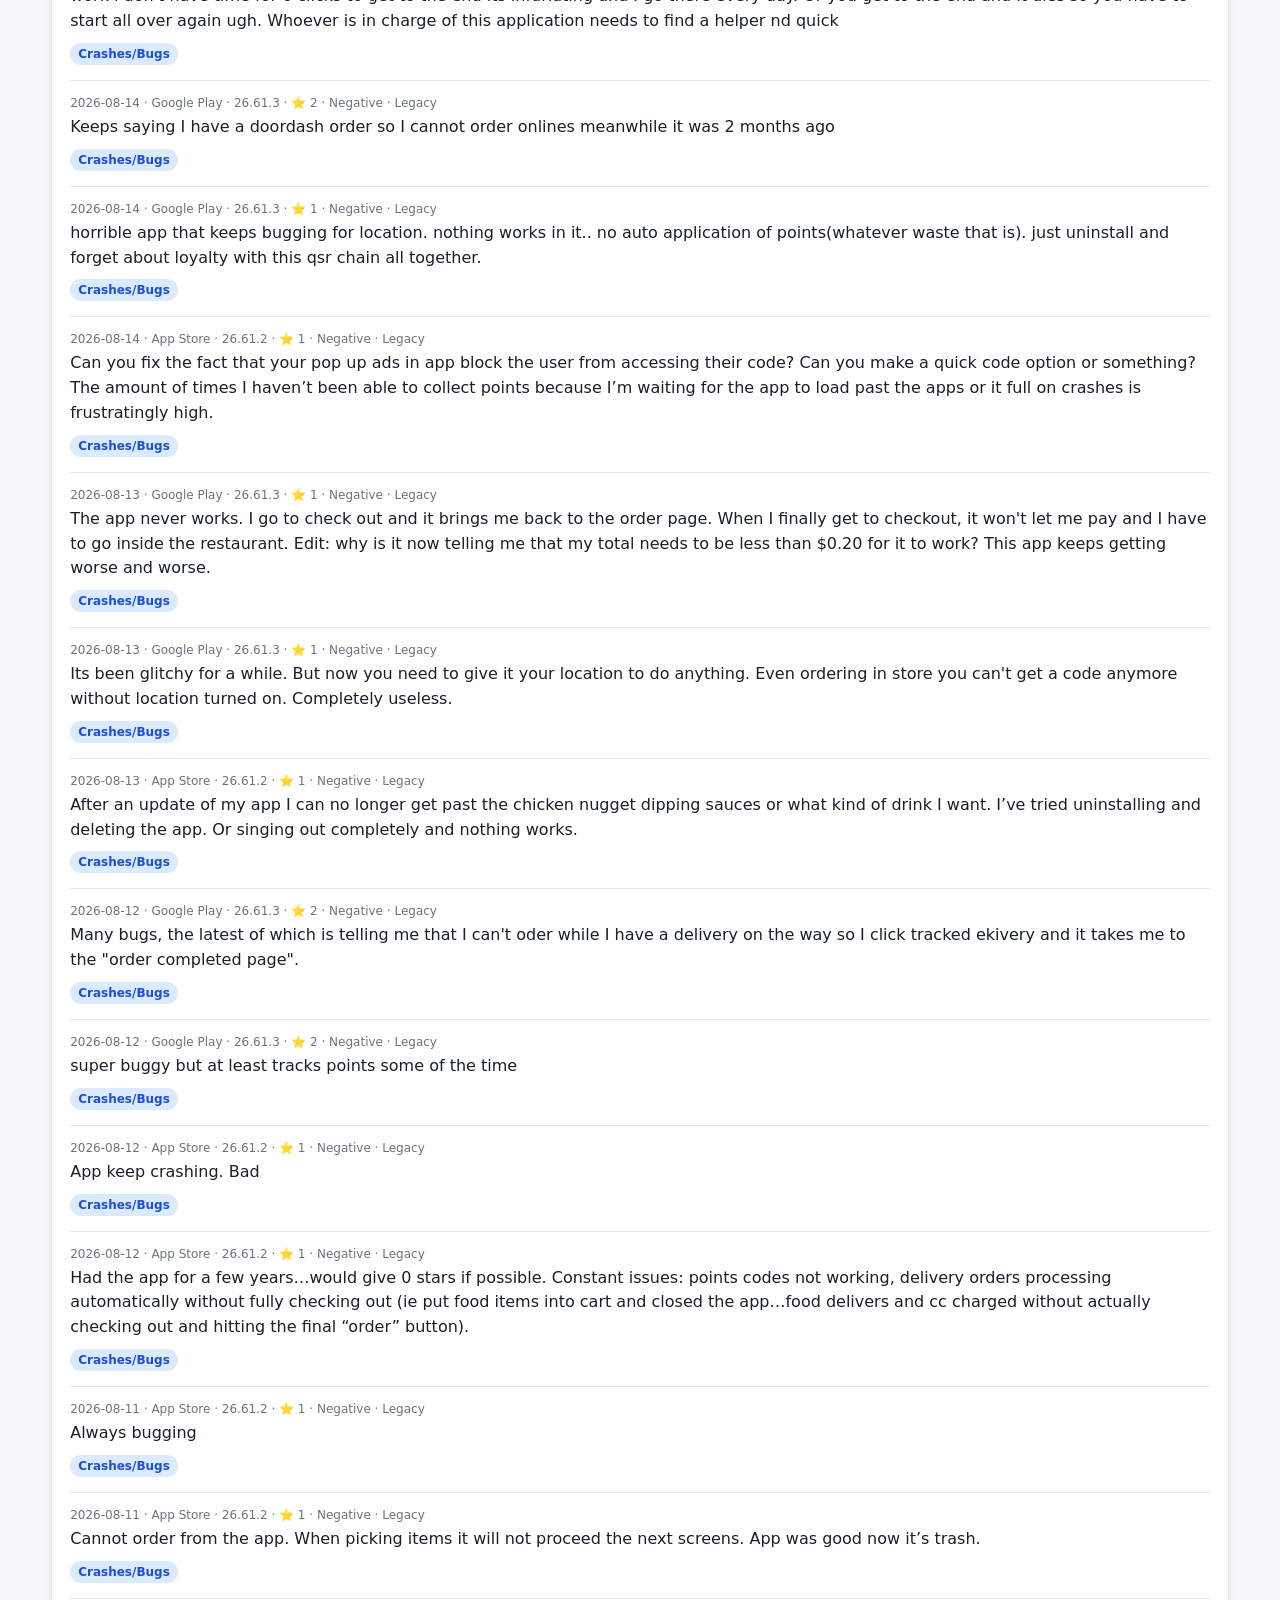
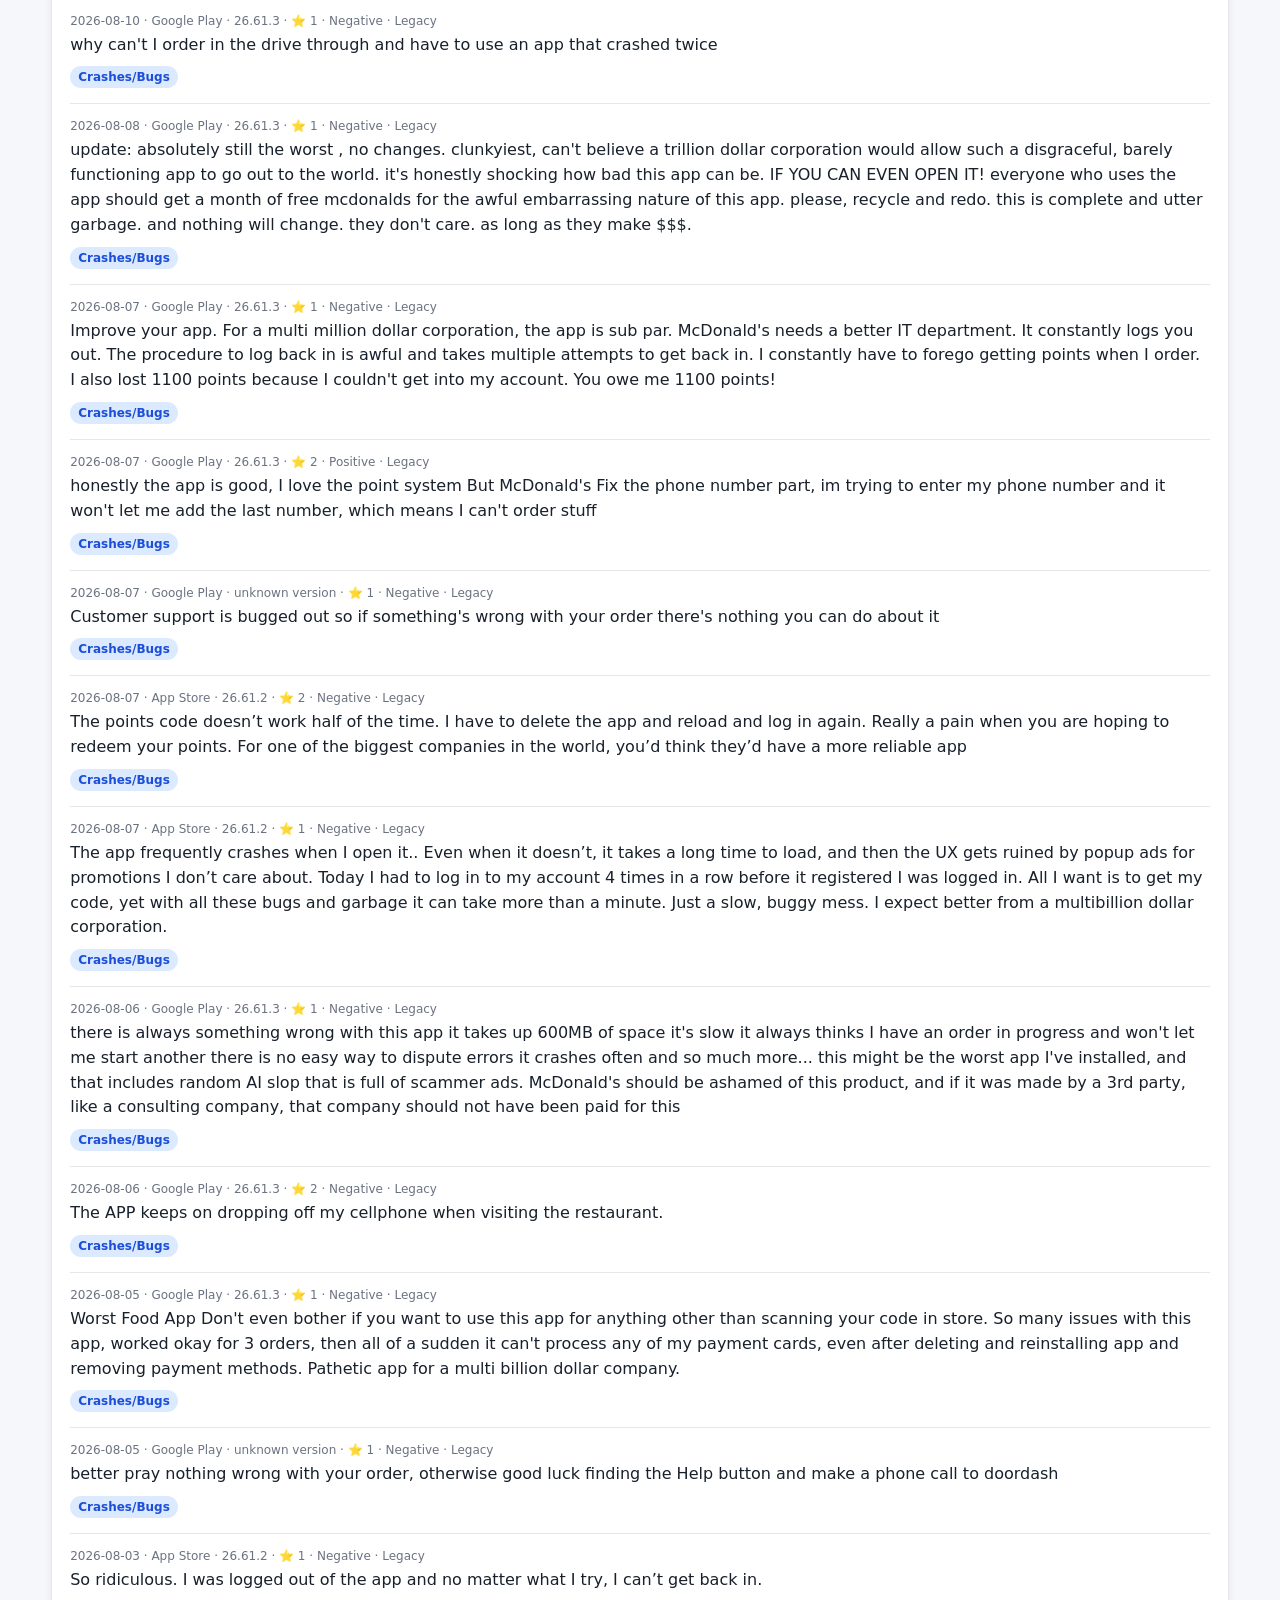
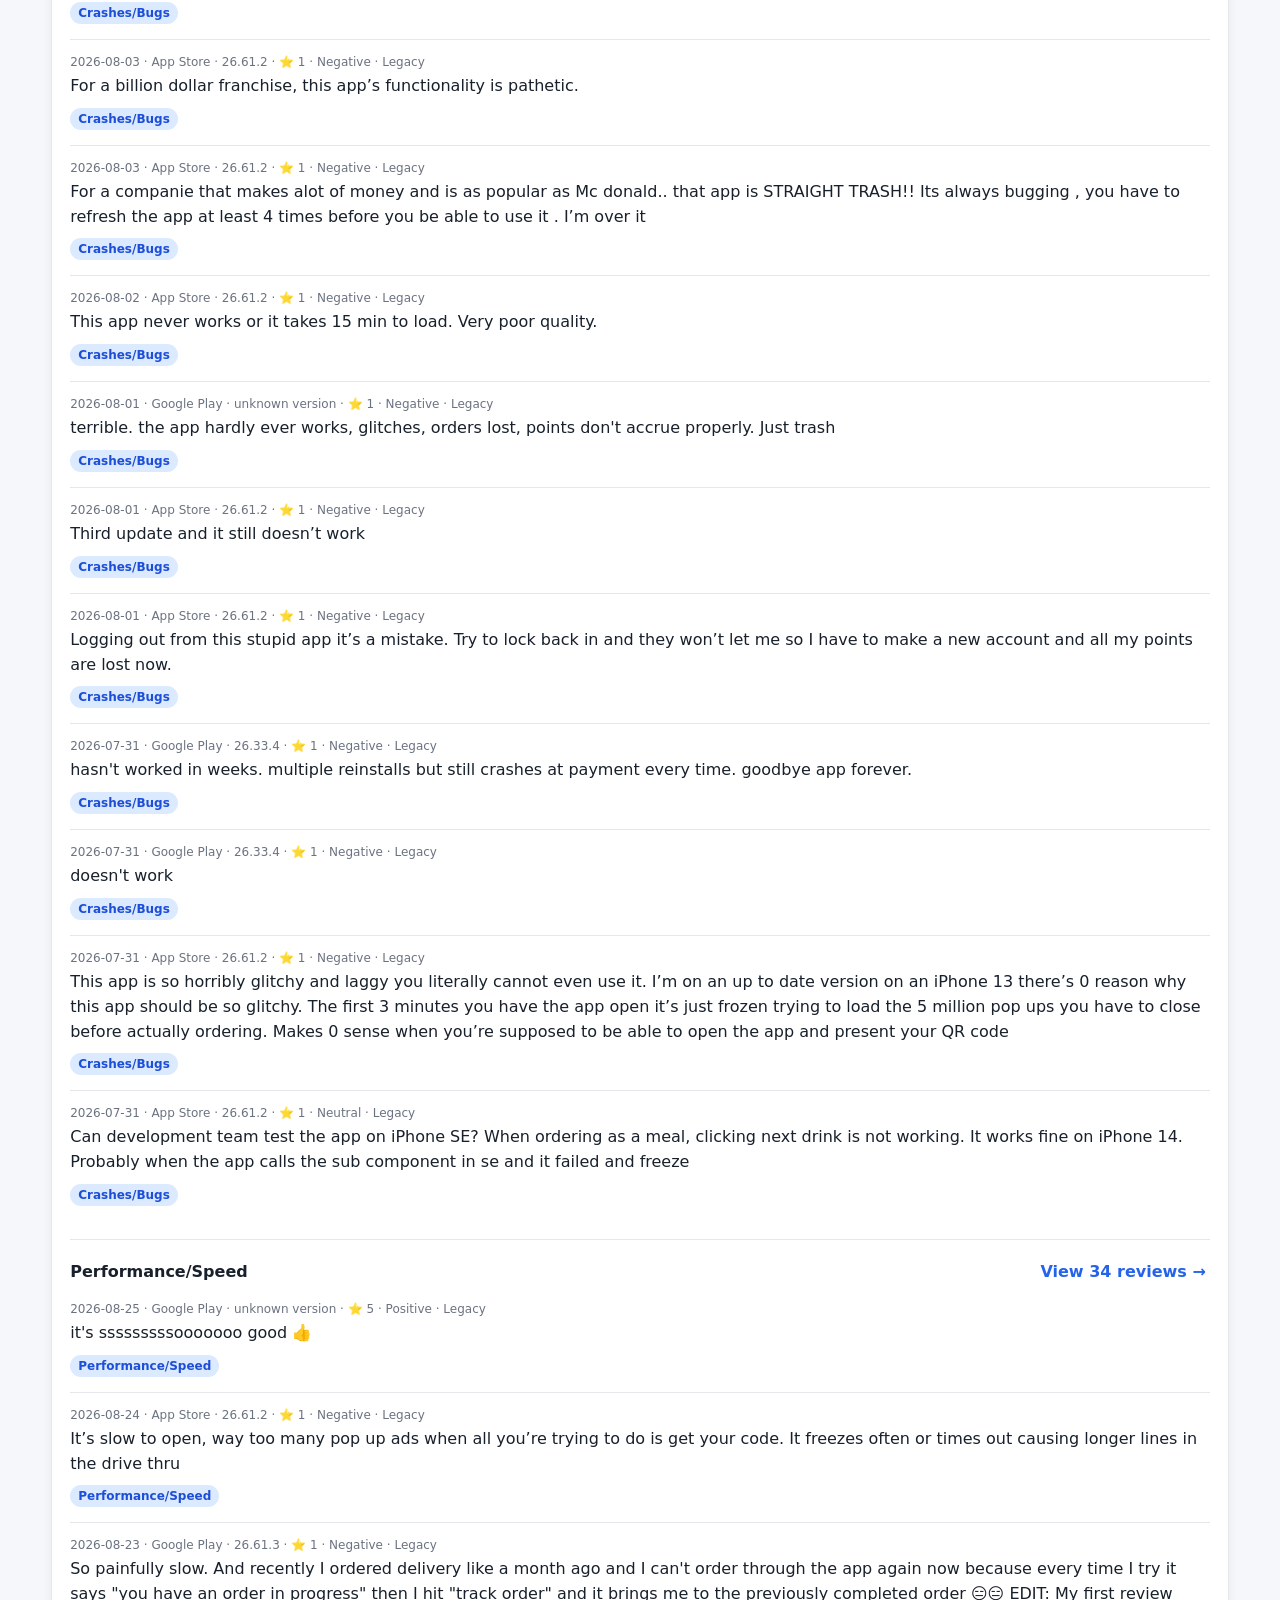
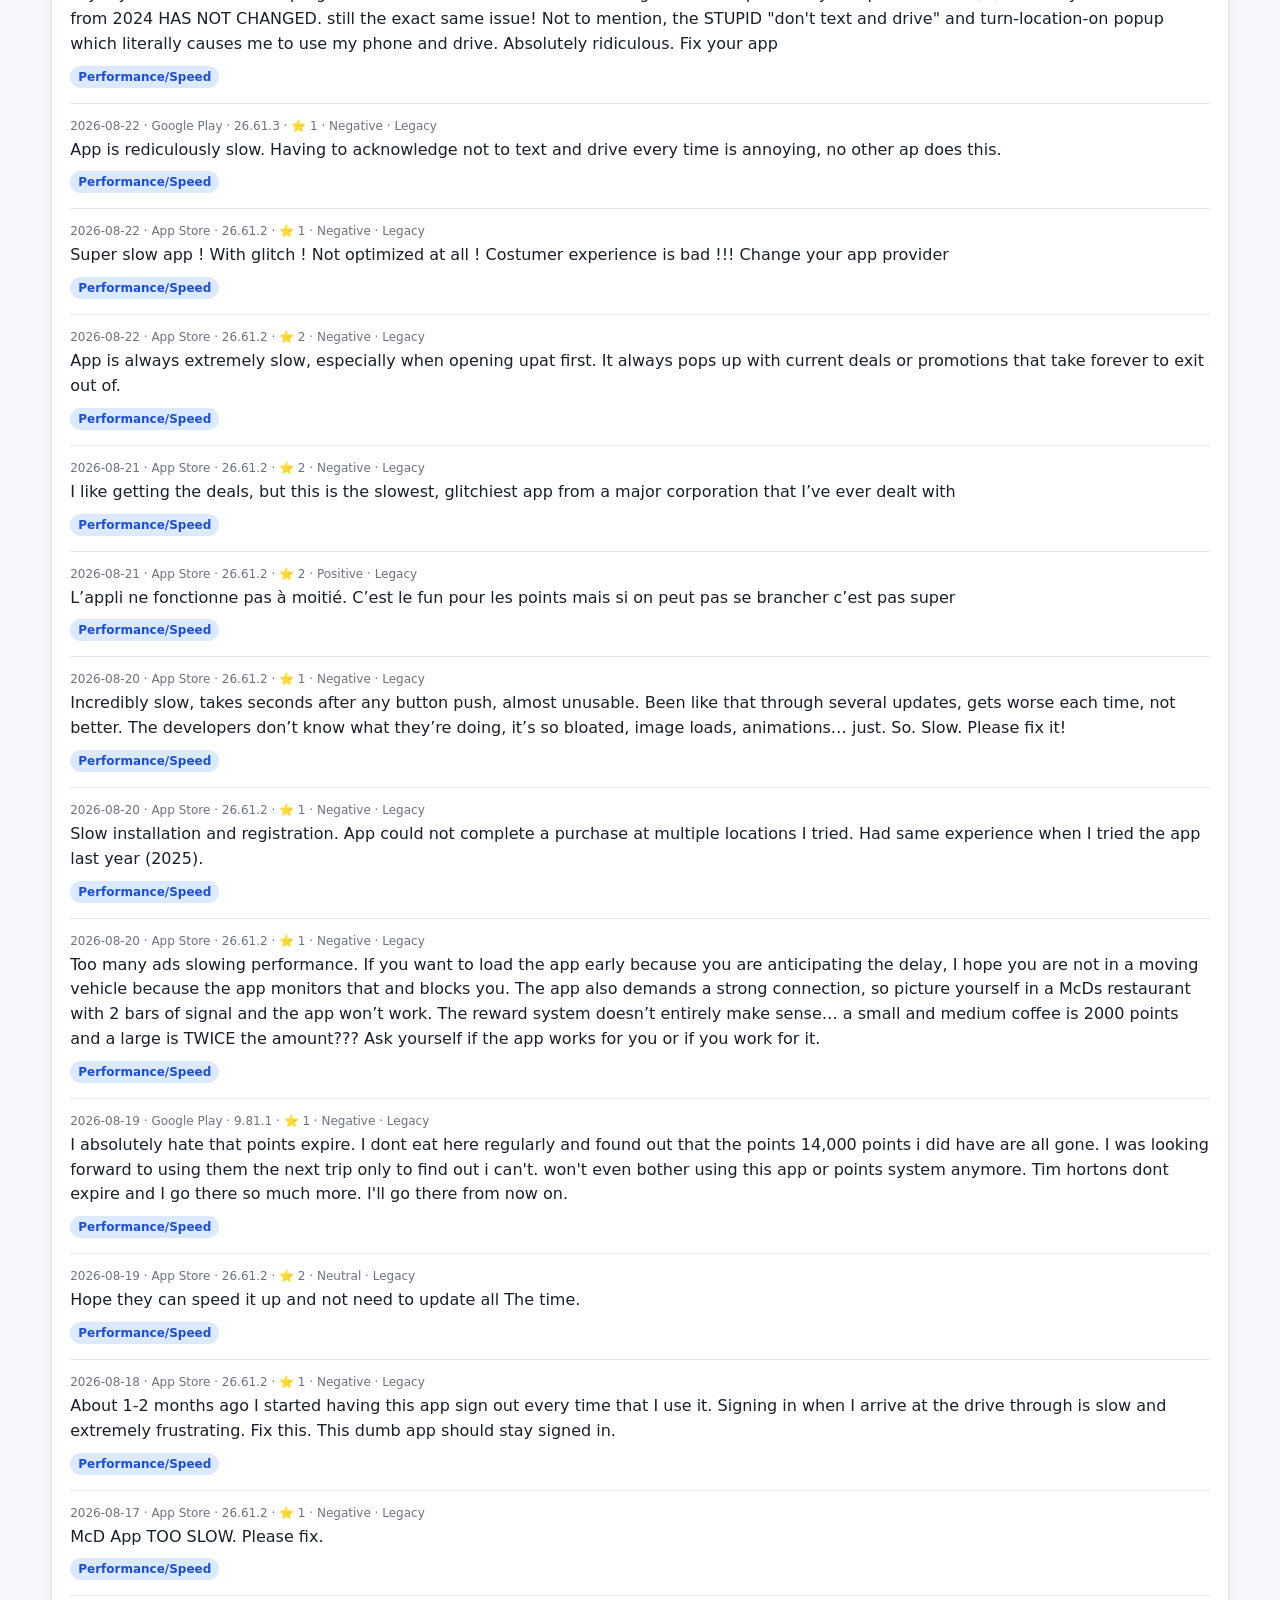
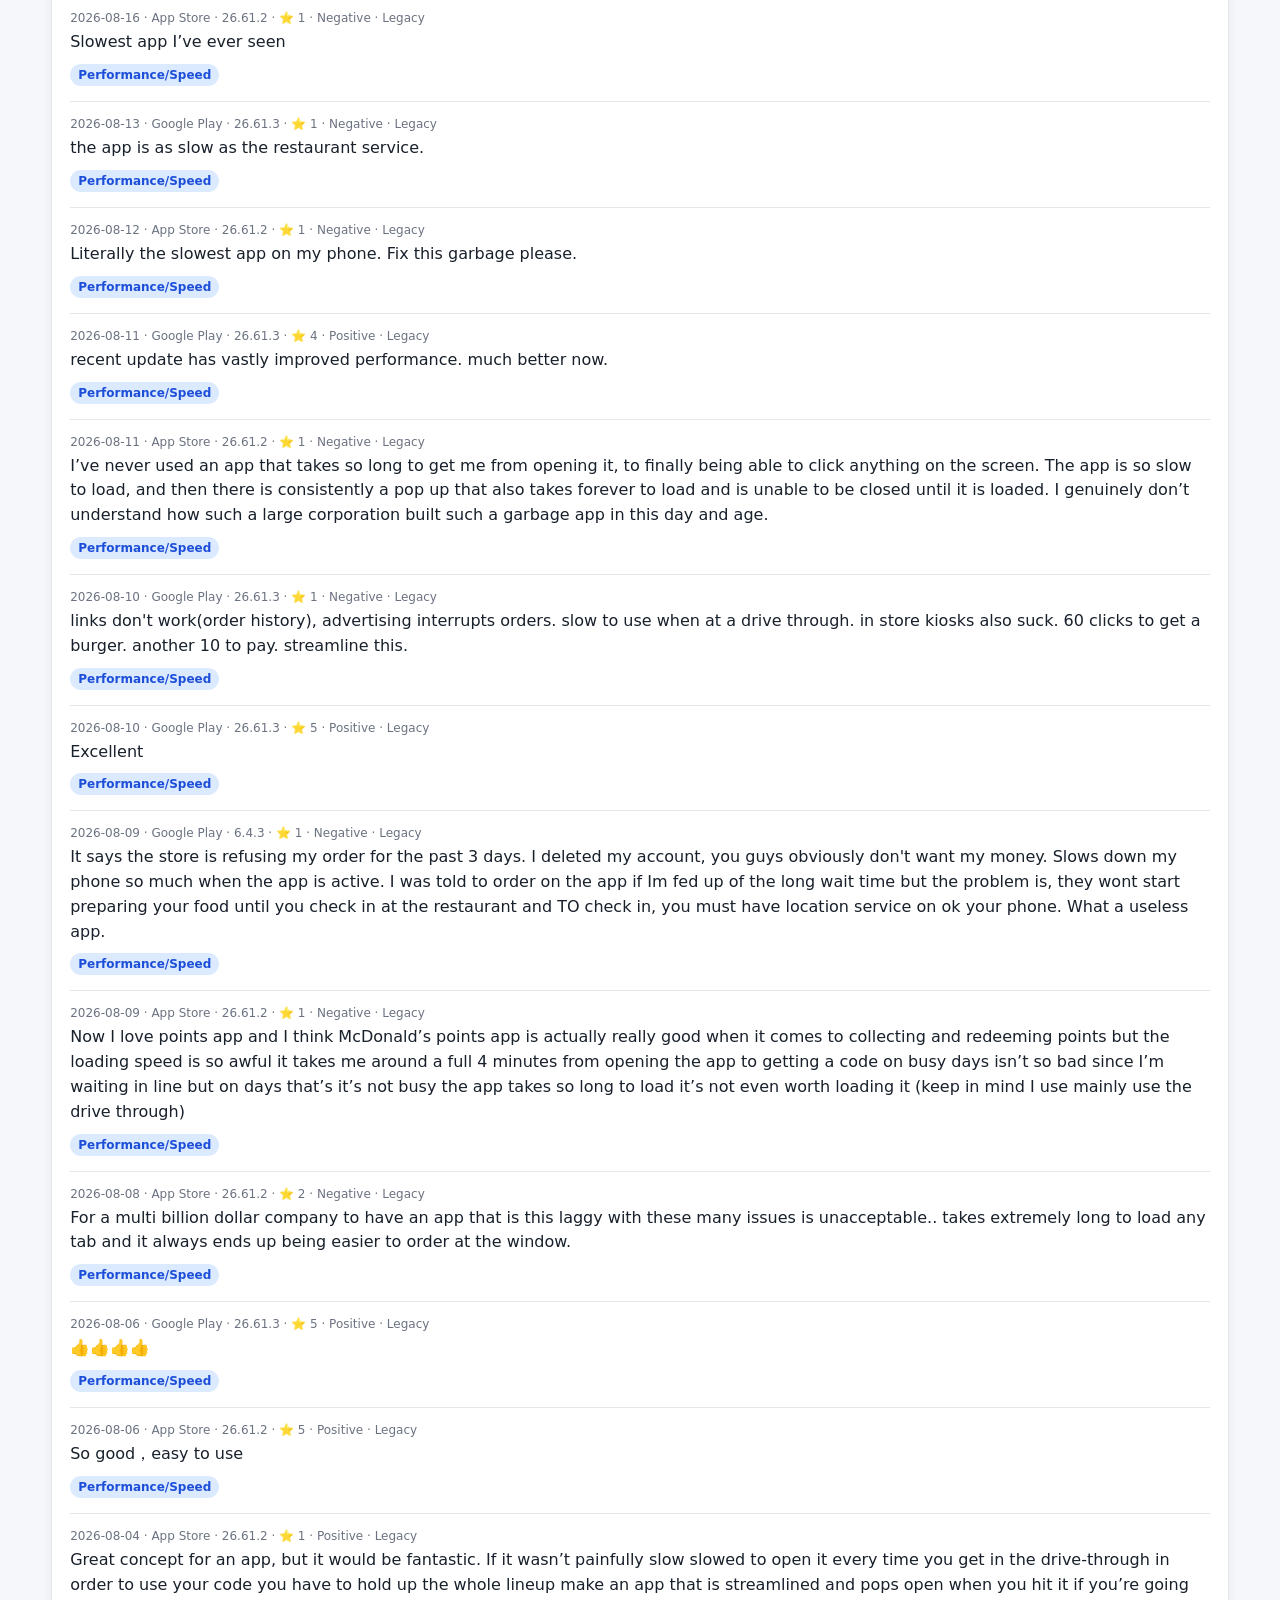
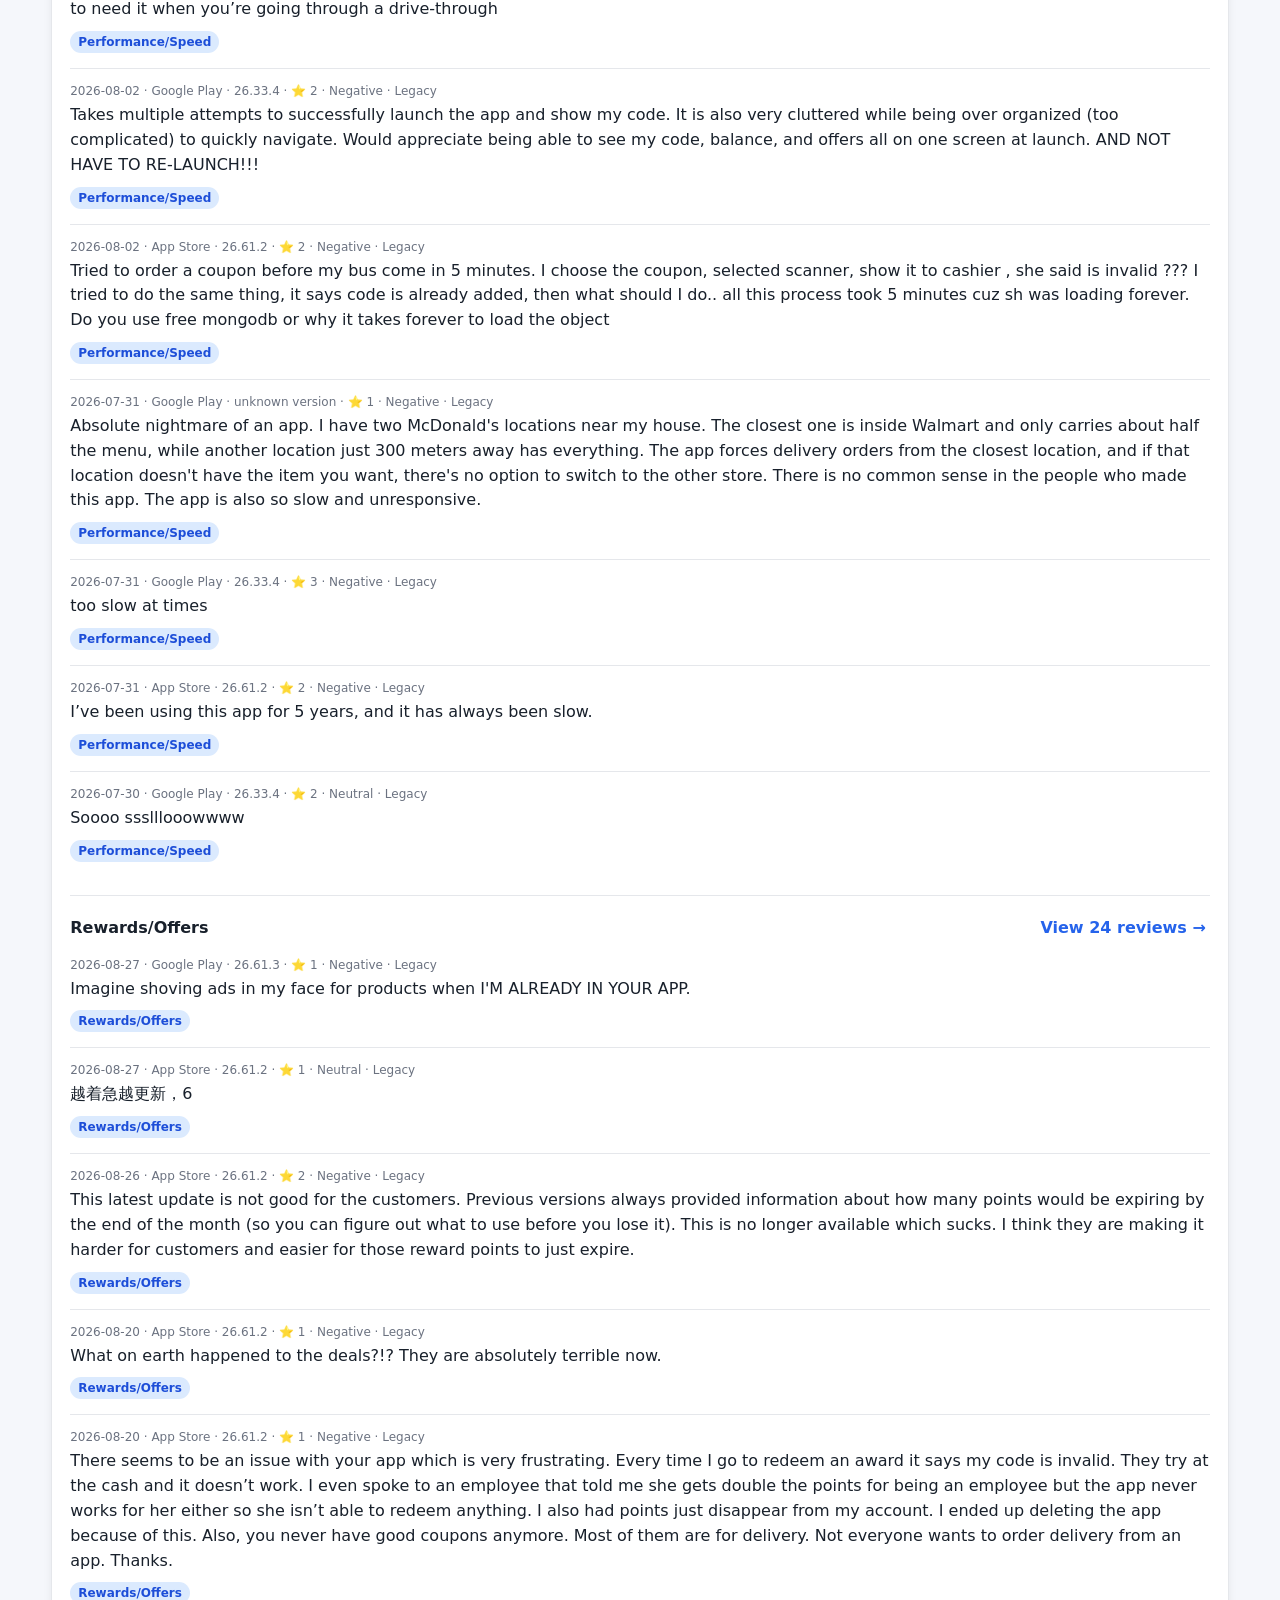
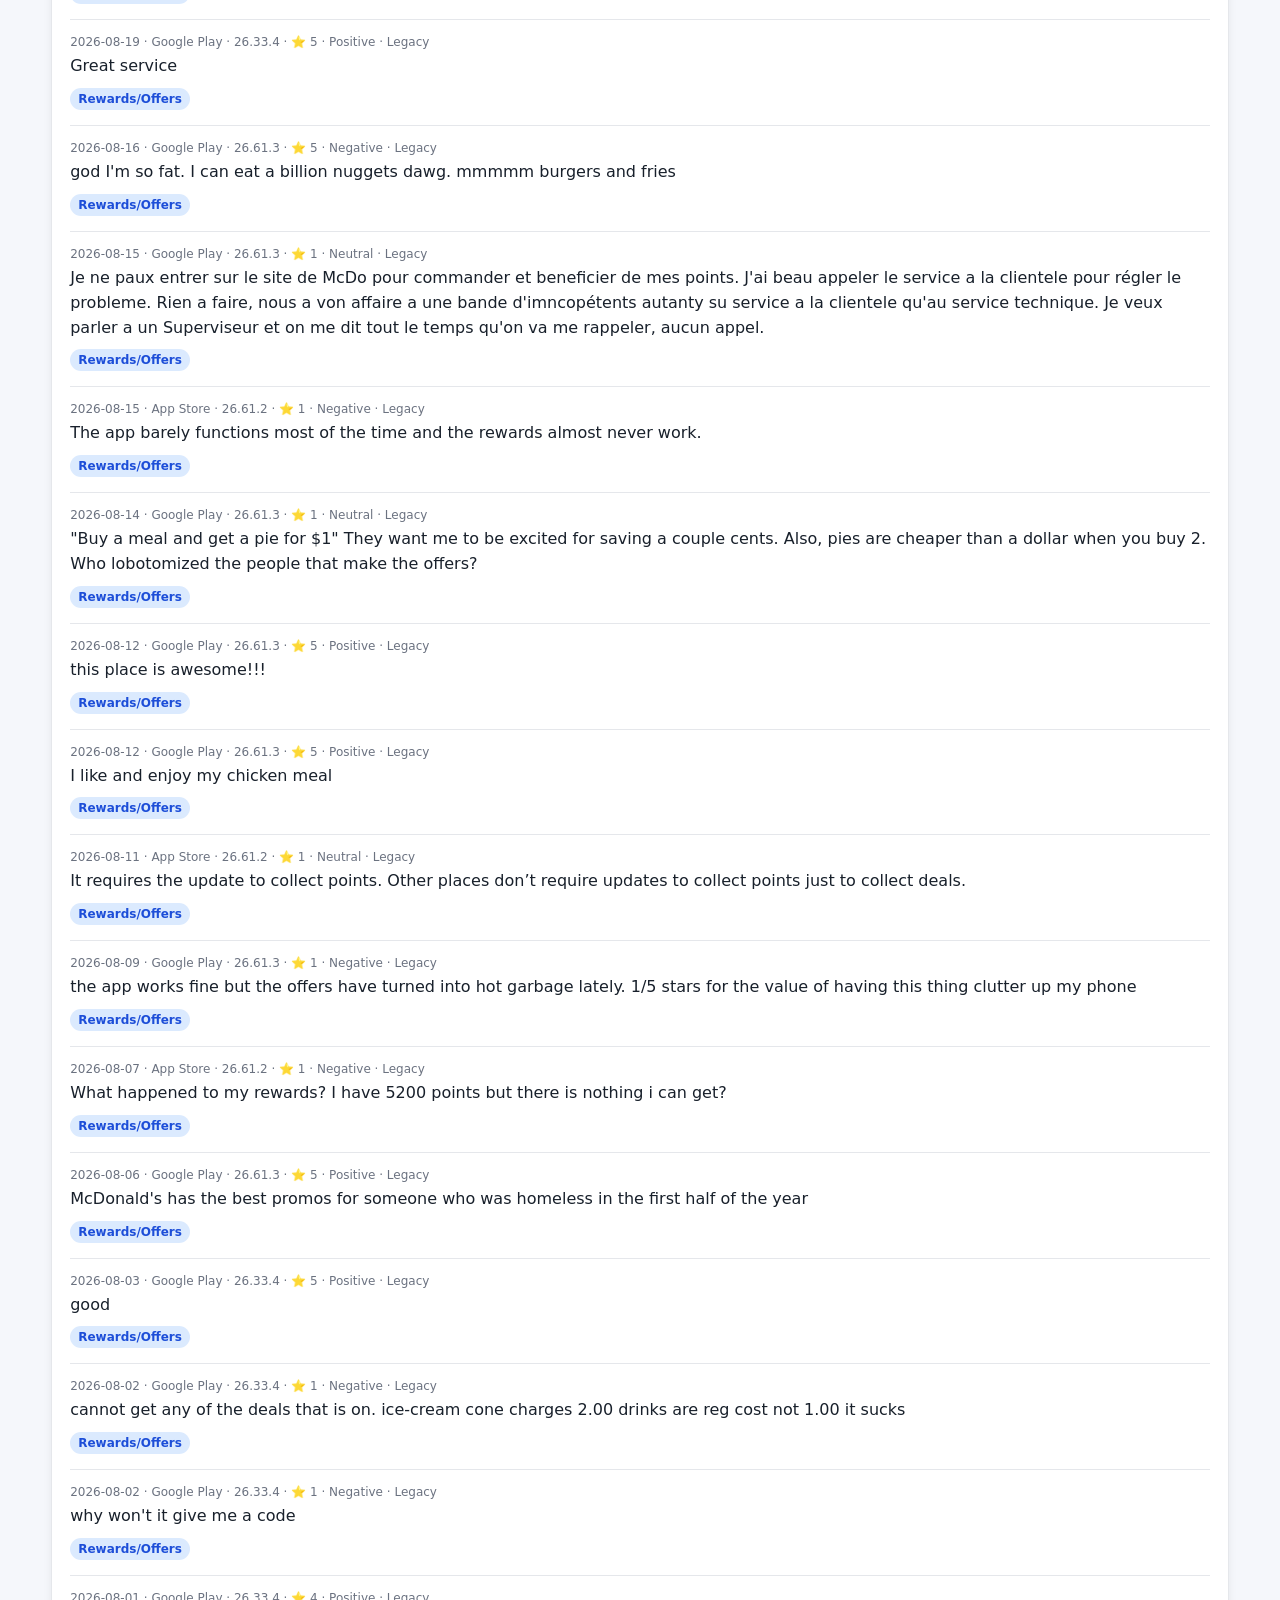
<file: category_reviews.html>
<!doctype html>
<html lang="en">
<head>
  <meta charset="utf-8">
  <meta name="viewport" content="width=device-width,initial-scale=1">
  <title>Category Reviews · Customer Voice</title>
  <link rel="stylesheet" href="assets/css/app.css">
</head>
<body>
<header>
  <div class="wrap brand">
    <div>
      <h1>Customer Voice · Category Reviews</h1>
      <span>Explore every review together by issue category</span>
    </div>
    <span id="reviewCount">Loading…</span>
  </div>
</header>
<nav class="subnav"><div class="wrap"><a href="index.html">Dashboard</a><a class="active" href="category_reviews.html">Category Reviews</a><a href="alerts.html">Daily Alerts</a></div></nav>
<main class="wrap">
  <section class="section card">
    <div class="section-head">
      <div><h2>Category overview</h2><div class="helper">Click a category to show all reviews assigned to it. Multi-label matches are included.</div></div>
      <button id="clearCategory" class="ghost-button" type="button">Show all categories</button>
    </div>
    <div id="categoryCards" class="category-grid"></div>
  </section>

  <section class="section card">
    <div class="section-head">
      <div><h2 id="resultsTitle">All reviews by category</h2><div id="resultsMeta" class="helper"></div></div>
      <button id="downloadCsv" class="button" type="button">Download filtered CSV</button>
    </div>
    <div class="filters review-filters">
      <select id="category"><option value="">All categories</option></select>
      <select id="source"><option value="">All stores</option></select>
      <select id="version"><option value="">All versions</option></select>
      <select id="sentiment"><option value="">All sentiment</option><option value="Negative">Negative</option><option value="Neutral">Neutral</option><option value="Positive">Positive</option></select>
      <input id="search" type="search" placeholder="Search review text…" autocomplete="off">
    </div>
    <div id="groupedReviews"></div>
  </section>
</main>
<script src="assets/js/category_reviews.js"></script>
</body>
</html>
</file>
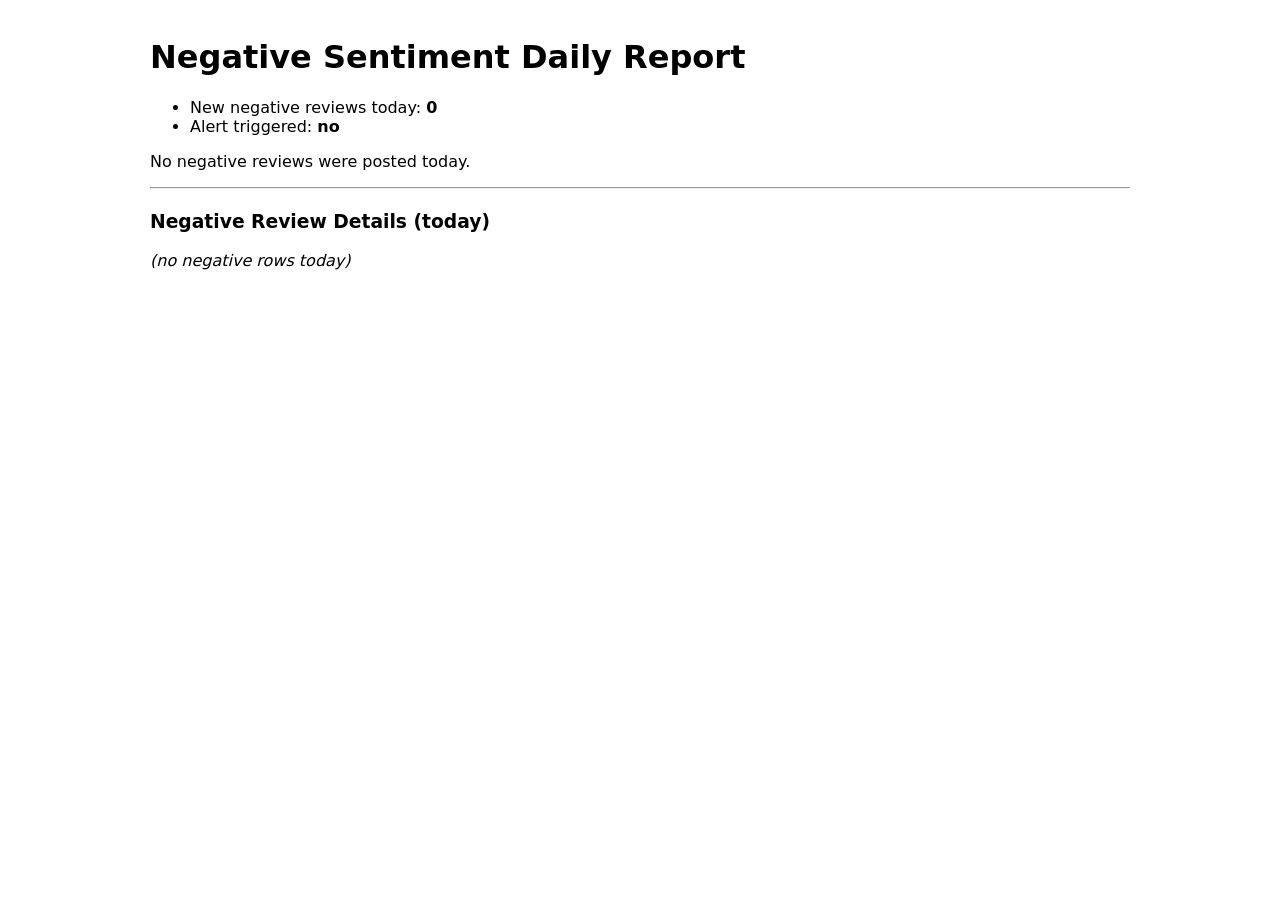
<file: reports/2026-08-17.html>
<!doctype html>
<html><head>
<meta charset="utf-8"/>
<meta name="viewport" content="width=device-width, initial-scale=1"/>
<title>Daily Alert Report</title>

<style>
body { font-family: system-ui, -apple-system, Segoe UI, Roboto, Arial, sans-serif; margin:0; padding:0; }
.main { max-width: 980px; margin: 24px auto; padding: 0 16px; }
table { border-collapse: collapse; width:100%; font-size: 14px; }
th, td { border: 1px solid #eee; padding: 6px 8px; text-align: left; vertical-align: top; }
th { background: #fafafa; }
code, pre { background:#f6f7f9; border-radius:6px; padding:2px 4px; }
h1,h2,h3 { margin-top: 1.2em; }
</style>

</head><body>
<div class="main">
<h1>Negative Sentiment Daily Report</h1>
<ul>
<li>New negative reviews today: <strong>0</strong></li>
<li>Alert triggered: <strong>no</strong></li>
</ul>
<p>No negative reviews were posted today.</p>
<hr />
<h3>Negative Review Details (today)</h3>
<p><em>(no negative rows today)</em></p>
</div>
</body></html>
</file>
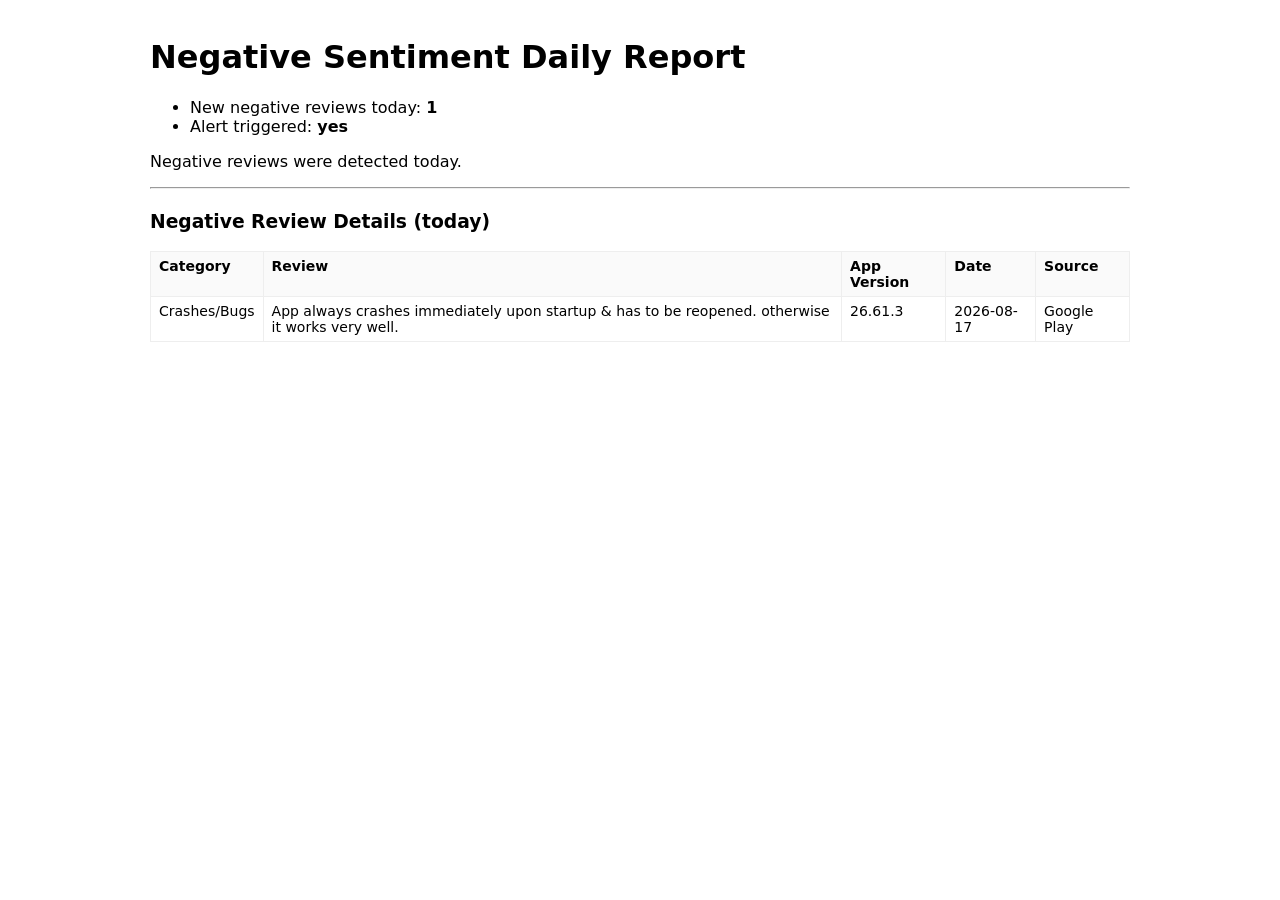
<file: reports/2026-08-18.html>
<!doctype html>
<html><head>
<meta charset="utf-8"/>
<meta name="viewport" content="width=device-width, initial-scale=1"/>
<title>Daily Alert Report</title>

<style>
body { font-family: system-ui, -apple-system, Segoe UI, Roboto, Arial, sans-serif; margin:0; padding:0; }
.main { max-width: 980px; margin: 24px auto; padding: 0 16px; }
table { border-collapse: collapse; width:100%; font-size: 14px; }
th, td { border: 1px solid #eee; padding: 6px 8px; text-align: left; vertical-align: top; }
th { background: #fafafa; }
code, pre { background:#f6f7f9; border-radius:6px; padding:2px 4px; }
h1,h2,h3 { margin-top: 1.2em; }
</style>

</head><body>
<div class="main">
<h1>Negative Sentiment Daily Report</h1>
<ul>
<li>New negative reviews today: <strong>1</strong></li>
<li>Alert triggered: <strong>yes</strong></li>
</ul>
<p>Negative reviews were detected today.</p>
<hr />
<h3>Negative Review Details (today)</h3>
<table>
<thead>
<tr>
<th>Category</th>
<th>Review</th>
<th>App Version</th>
<th>Date</th>
<th>Source</th>
</tr>
</thead>
<tbody>
<tr>
<td>Crashes/Bugs</td>
<td>App always crashes immediately upon startup &amp; has to be reopened. otherwise it works very well.</td>
<td>26.61.3</td>
<td>2026-08-17</td>
<td>Google Play</td>
</tr>
</tbody>
</table>
</div>
</body></html>
</file>
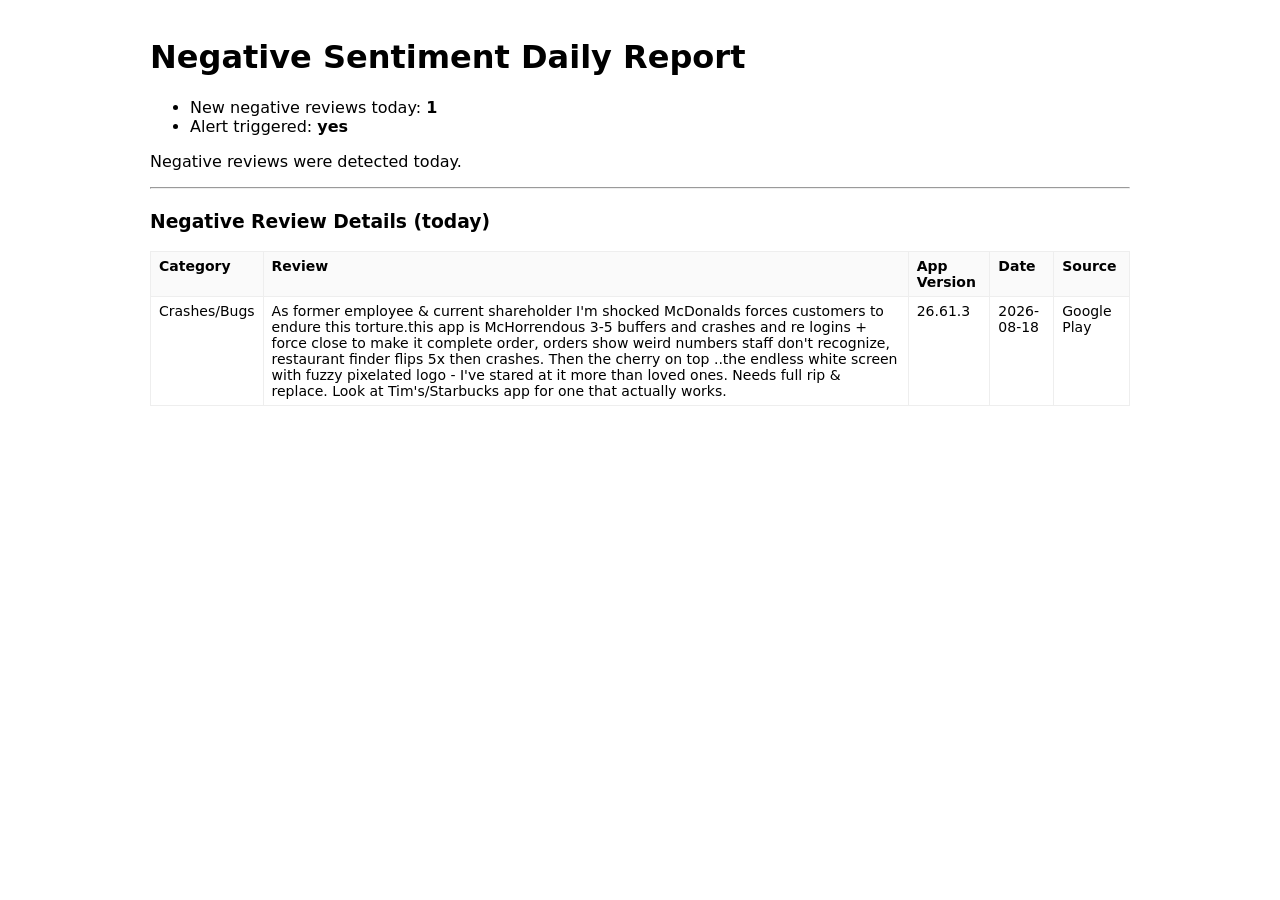
<file: reports/2026-08-19.html>
<!doctype html>
<html><head>
<meta charset="utf-8"/>
<meta name="viewport" content="width=device-width, initial-scale=1"/>
<title>Daily Alert Report</title>

<style>
body { font-family: system-ui, -apple-system, Segoe UI, Roboto, Arial, sans-serif; margin:0; padding:0; }
.main { max-width: 980px; margin: 24px auto; padding: 0 16px; }
table { border-collapse: collapse; width:100%; font-size: 14px; }
th, td { border: 1px solid #eee; padding: 6px 8px; text-align: left; vertical-align: top; }
th { background: #fafafa; }
code, pre { background:#f6f7f9; border-radius:6px; padding:2px 4px; }
h1,h2,h3 { margin-top: 1.2em; }
</style>

</head><body>
<div class="main">
<h1>Negative Sentiment Daily Report</h1>
<ul>
<li>New negative reviews today: <strong>1</strong></li>
<li>Alert triggered: <strong>yes</strong></li>
</ul>
<p>Negative reviews were detected today.</p>
<hr />
<h3>Negative Review Details (today)</h3>
<table>
<thead>
<tr>
<th>Category</th>
<th>Review</th>
<th>App Version</th>
<th>Date</th>
<th>Source</th>
</tr>
</thead>
<tbody>
<tr>
<td>Crashes/Bugs</td>
<td>As former employee &amp; current shareholder I'm shocked McDonalds forces customers to endure this torture.this app is McHorrendous 3-5 buffers and crashes and re logins + force close to make it complete order, orders show weird numbers staff don't recognize, restaurant finder flips 5x then crashes. Then the cherry on top ..the endless white screen with fuzzy pixelated logo - I've stared at it more than loved ones. Needs full rip &amp; replace. Look at Tim's/Starbucks app for one that actually works.</td>
<td>26.61.3</td>
<td>2026-08-18</td>
<td>Google Play</td>
</tr>
</tbody>
</table>
</div>
</body></html>
</file>
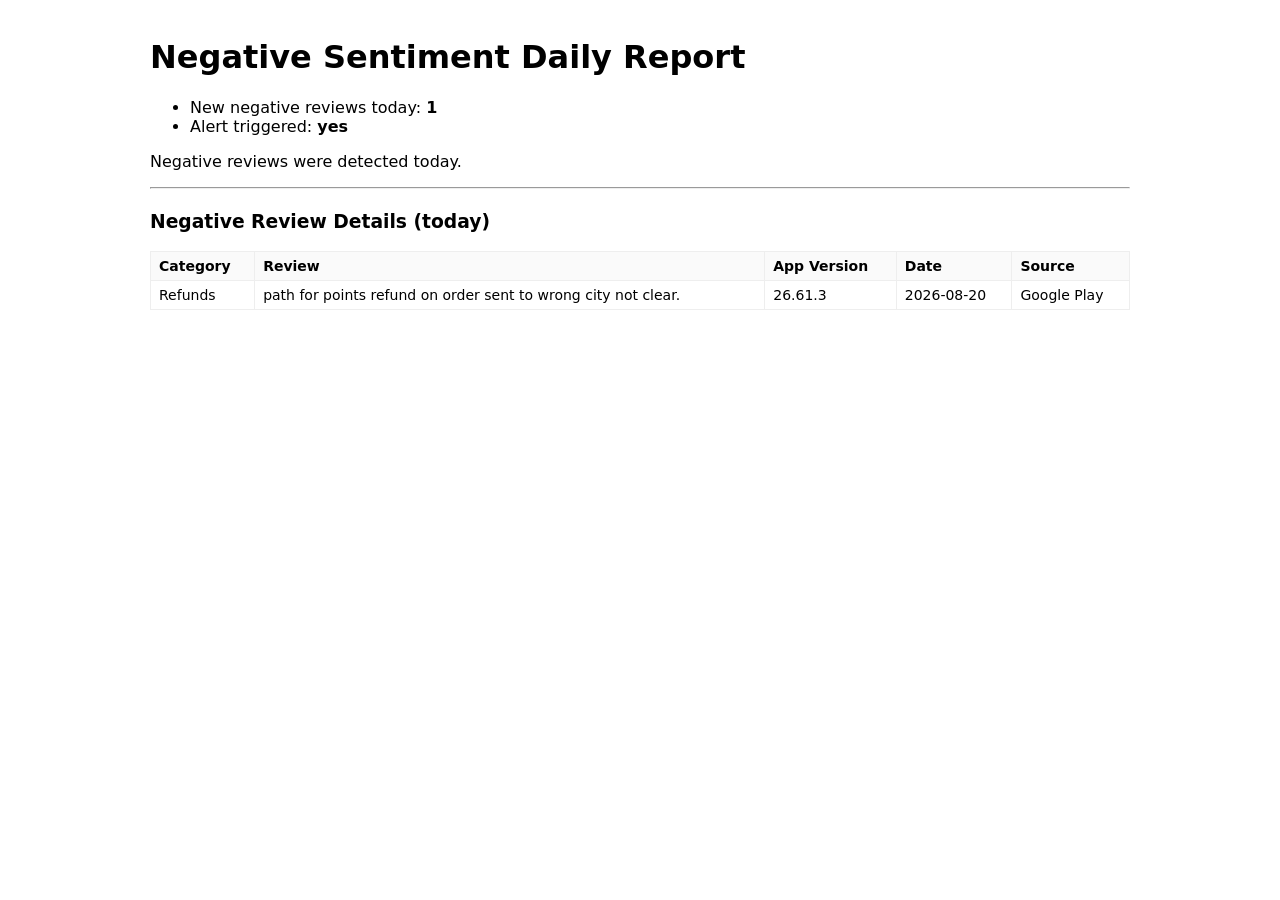
<file: reports/2026-08-21.html>
<!doctype html>
<html><head>
<meta charset="utf-8"/>
<meta name="viewport" content="width=device-width, initial-scale=1"/>
<title>Daily Alert Report</title>

<style>
body { font-family: system-ui, -apple-system, Segoe UI, Roboto, Arial, sans-serif; margin:0; padding:0; }
.main { max-width: 980px; margin: 24px auto; padding: 0 16px; }
table { border-collapse: collapse; width:100%; font-size: 14px; }
th, td { border: 1px solid #eee; padding: 6px 8px; text-align: left; vertical-align: top; }
th { background: #fafafa; }
code, pre { background:#f6f7f9; border-radius:6px; padding:2px 4px; }
h1,h2,h3 { margin-top: 1.2em; }
</style>

</head><body>
<div class="main">
<h1>Negative Sentiment Daily Report</h1>
<ul>
<li>New negative reviews today: <strong>1</strong></li>
<li>Alert triggered: <strong>yes</strong></li>
</ul>
<p>Negative reviews were detected today.</p>
<hr />
<h3>Negative Review Details (today)</h3>
<table>
<thead>
<tr>
<th>Category</th>
<th>Review</th>
<th>App Version</th>
<th>Date</th>
<th>Source</th>
</tr>
</thead>
<tbody>
<tr>
<td>Refunds</td>
<td>path for points refund on order sent to wrong city not clear.</td>
<td>26.61.3</td>
<td>2026-08-20</td>
<td>Google Play</td>
</tr>
</tbody>
</table>
</div>
</body></html>
</file>
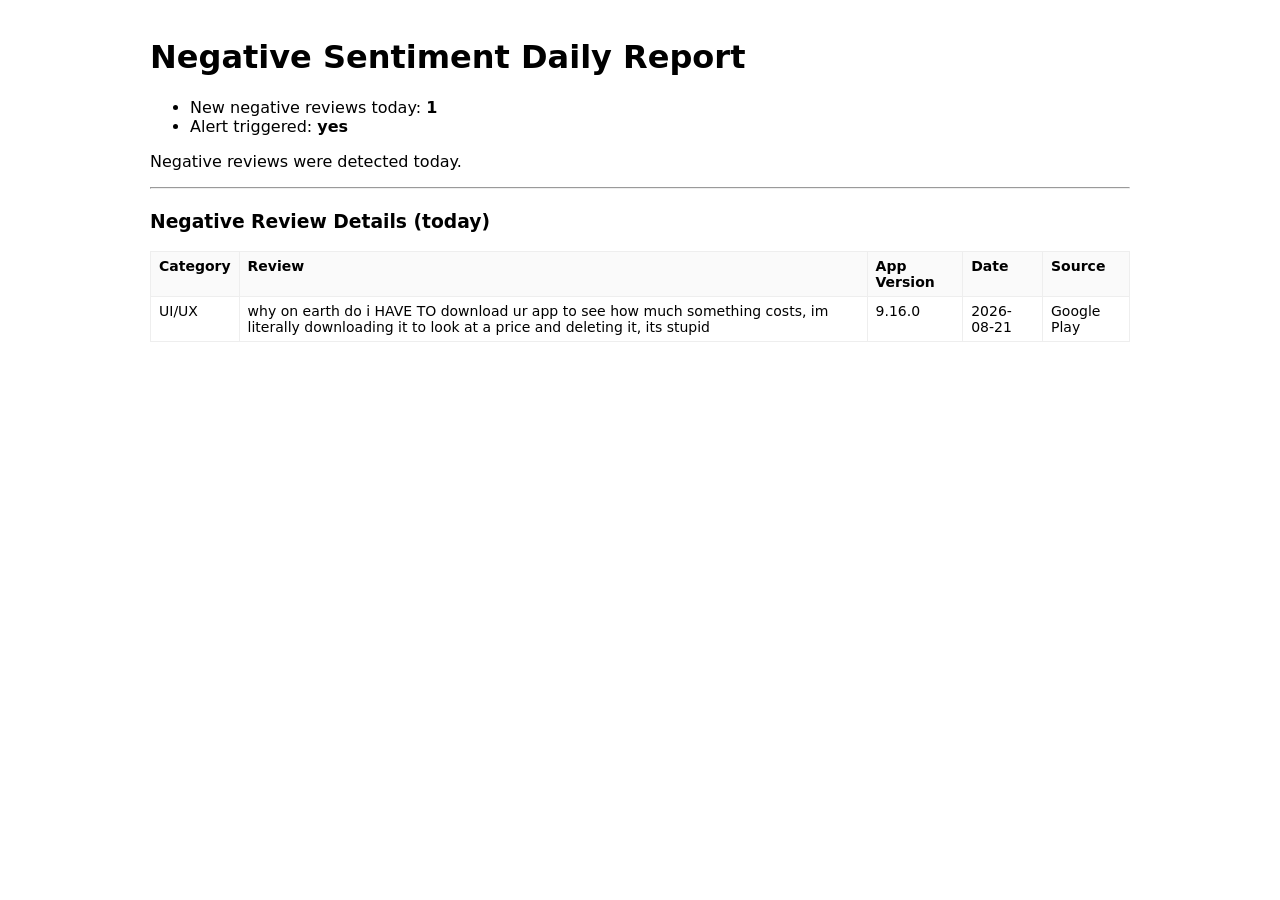
<file: reports/2026-08-22.html>
<!doctype html>
<html><head>
<meta charset="utf-8"/>
<meta name="viewport" content="width=device-width, initial-scale=1"/>
<title>Daily Alert Report</title>

<style>
body { font-family: system-ui, -apple-system, Segoe UI, Roboto, Arial, sans-serif; margin:0; padding:0; }
.main { max-width: 980px; margin: 24px auto; padding: 0 16px; }
table { border-collapse: collapse; width:100%; font-size: 14px; }
th, td { border: 1px solid #eee; padding: 6px 8px; text-align: left; vertical-align: top; }
th { background: #fafafa; }
code, pre { background:#f6f7f9; border-radius:6px; padding:2px 4px; }
h1,h2,h3 { margin-top: 1.2em; }
</style>

</head><body>
<div class="main">
<h1>Negative Sentiment Daily Report</h1>
<ul>
<li>New negative reviews today: <strong>1</strong></li>
<li>Alert triggered: <strong>yes</strong></li>
</ul>
<p>Negative reviews were detected today.</p>
<hr />
<h3>Negative Review Details (today)</h3>
<table>
<thead>
<tr>
<th>Category</th>
<th>Review</th>
<th>App Version</th>
<th>Date</th>
<th>Source</th>
</tr>
</thead>
<tbody>
<tr>
<td>UI/UX</td>
<td>why on earth do i HAVE TO download ur app to see how much something costs, im literally downloading it to look at a price and deleting it, its stupid</td>
<td>9.16.0</td>
<td>2026-08-21</td>
<td>Google Play</td>
</tr>
</tbody>
</table>
</div>
</body></html>
</file>
<file: assets/css/app.css>
:root{--bg:#f5f7fb;--card:#fff;--text:#18202b;--muted:#6b7280;--line:#e5e7eb;--accent:#d71920;--good:#198754;--warn:#c47b00;--bad:#c62828}*{box-sizing:border-box}body{margin:0;font-family:Inter,ui-sans-serif,system-ui,-apple-system,BlinkMacSystemFont,"Segoe UI",sans-serif;background:var(--bg);color:var(--text)}header{background:#111827;color:white;padding:20px 0;position:sticky;top:0;z-index:5;box-shadow:0 2px 12px #0002}.wrap{width:min(1180px,92vw);margin:auto}.brand{display:flex;align-items:center;justify-content:space-between;gap:20px}.brand h1{margin:0;font-size:22px}.brand span{font-size:13px;color:#cbd5e1}.filters{display:flex;gap:10px;flex-wrap:wrap;margin:22px 0}.filters select,.filters input{padding:10px 12px;border:1px solid var(--line);border-radius:10px;background:white}.grid{display:grid;grid-template-columns:repeat(4,1fr);gap:14px}.card{background:var(--card);border:1px solid var(--line);border-radius:16px;padding:18px;box-shadow:0 2px 8px #1111}.kpi .label{font-size:12px;text-transform:uppercase;letter-spacing:.08em;color:var(--muted)}.kpi .value{font-size:30px;font-weight:750;margin-top:6px}.section{margin:20px 0}.section h2{font-size:18px;margin:0 0 12px}.cols{display:grid;grid-template-columns:1.1fr .9fr;gap:14px}.table-wrap{overflow:auto}.table{width:100%;border-collapse:collapse;font-size:14px}.table th,.table td{text-align:left;padding:10px;border-bottom:1px solid var(--line);vertical-align:top}.table th{font-size:11px;text-transform:uppercase;color:var(--muted);letter-spacing:.06em}.pill{display:inline-block;padding:4px 8px;border-radius:999px;background:#eef2ff;font-size:12px}.bad{color:var(--bad);font-weight:700}.warn{color:var(--warn);font-weight:700}.good{color:var(--good);font-weight:700}.bar{height:7px;background:#edf0f4;border-radius:99px;overflow:hidden;min-width:100px}.bar>i{display:block;height:100%;background:#4b5563}.brief{white-space:pre-line;line-height:1.6}.review{padding:12px 0;border-bottom:1px solid var(--line)}.review:last-child{border:none}.review .meta{font-size:12px;color:var(--muted);margin-bottom:5px}.empty{color:var(--muted);padding:18px 0}@media(max-width:800px){.grid{grid-template-columns:repeat(2,1fr)}.cols{grid-template-columns:1fr}}@media(max-width:500px){.grid{grid-template-columns:1fr}.brand{align-items:flex-start;flex-direction:column}}

.subnav{background:#fff;border-bottom:1px solid var(--line);position:sticky;top:82px;z-index:4}.subnav .wrap{display:flex;gap:6px;padding:8px 0}.subnav a{color:var(--muted);text-decoration:none;font-size:14px;font-weight:650;padding:8px 11px;border-radius:9px}.subnav a:hover,.subnav a.active{background:#f1f5f9;color:var(--text)}.section-head{display:flex;justify-content:space-between;align-items:flex-start;gap:14px;margin-bottom:12px}.section-head h2{margin:0}.helper{color:var(--muted);font-size:13px;margin-top:4px}.button-link,.button,.ghost-button,.text-button{font:inherit;cursor:pointer}.button-link{display:inline-block;text-decoration:none;background:#111827;color:#fff;padding:8px 11px;border-radius:9px;font-size:13px;font-weight:700;white-space:nowrap}.button{border:0;background:#111827;color:#fff;padding:9px 12px;border-radius:9px;font-weight:700}.ghost-button{border:1px solid var(--line);background:#fff;color:var(--text);padding:8px 11px;border-radius:9px}.text-button{border:0;background:transparent;color:#2563eb;padding:4px;font-weight:700}.category-grid{display:grid;grid-template-columns:repeat(auto-fit,minmax(180px,1fr));gap:10px}.category-card{text-align:left;border:1px solid var(--line);background:#fff;border-radius:13px;padding:14px;cursor:pointer;transition:.15s transform,.15s border-color,.15s box-shadow}.category-card:hover{transform:translateY(-1px);box-shadow:0 4px 14px #1112}.category-card.selected{border-color:#111827;box-shadow:0 0 0 1px #111827}.category-name{display:block;font-size:13px;font-weight:750;min-height:34px}.category-count{display:block;font-size:27px;font-weight:800;margin-top:5px}.category-sub{display:block;color:var(--muted);font-size:12px;margin-top:2px}.review-filters{margin:14px 0}.review-filters input{min-width:220px;flex:1}.category-section{border-top:1px solid var(--line);padding-top:18px;margin-top:18px}.category-section:first-child{border-top:0;padding-top:0}.category-section-head{display:flex;justify-content:space-between;align-items:center;gap:10px;margin-bottom:2px}.category-section-head h3{margin:0;font-size:16px}.review-full{padding:15px 0}.review-text{line-height:1.55}.review-tags{display:flex;gap:6px;flex-wrap:wrap;margin-top:9px}.pill-active{background:#dbeafe;color:#1d4ed8;font-weight:700}@media(max-width:700px){.subnav{top:103px}.section-head{align-items:stretch;flex-direction:column}.button-link,.button,.ghost-button{width:100%;text-align:center}.category-grid{grid-template-columns:repeat(2,minmax(0,1fr))}.review-filters>*{width:100%;min-width:0}}
</file>
